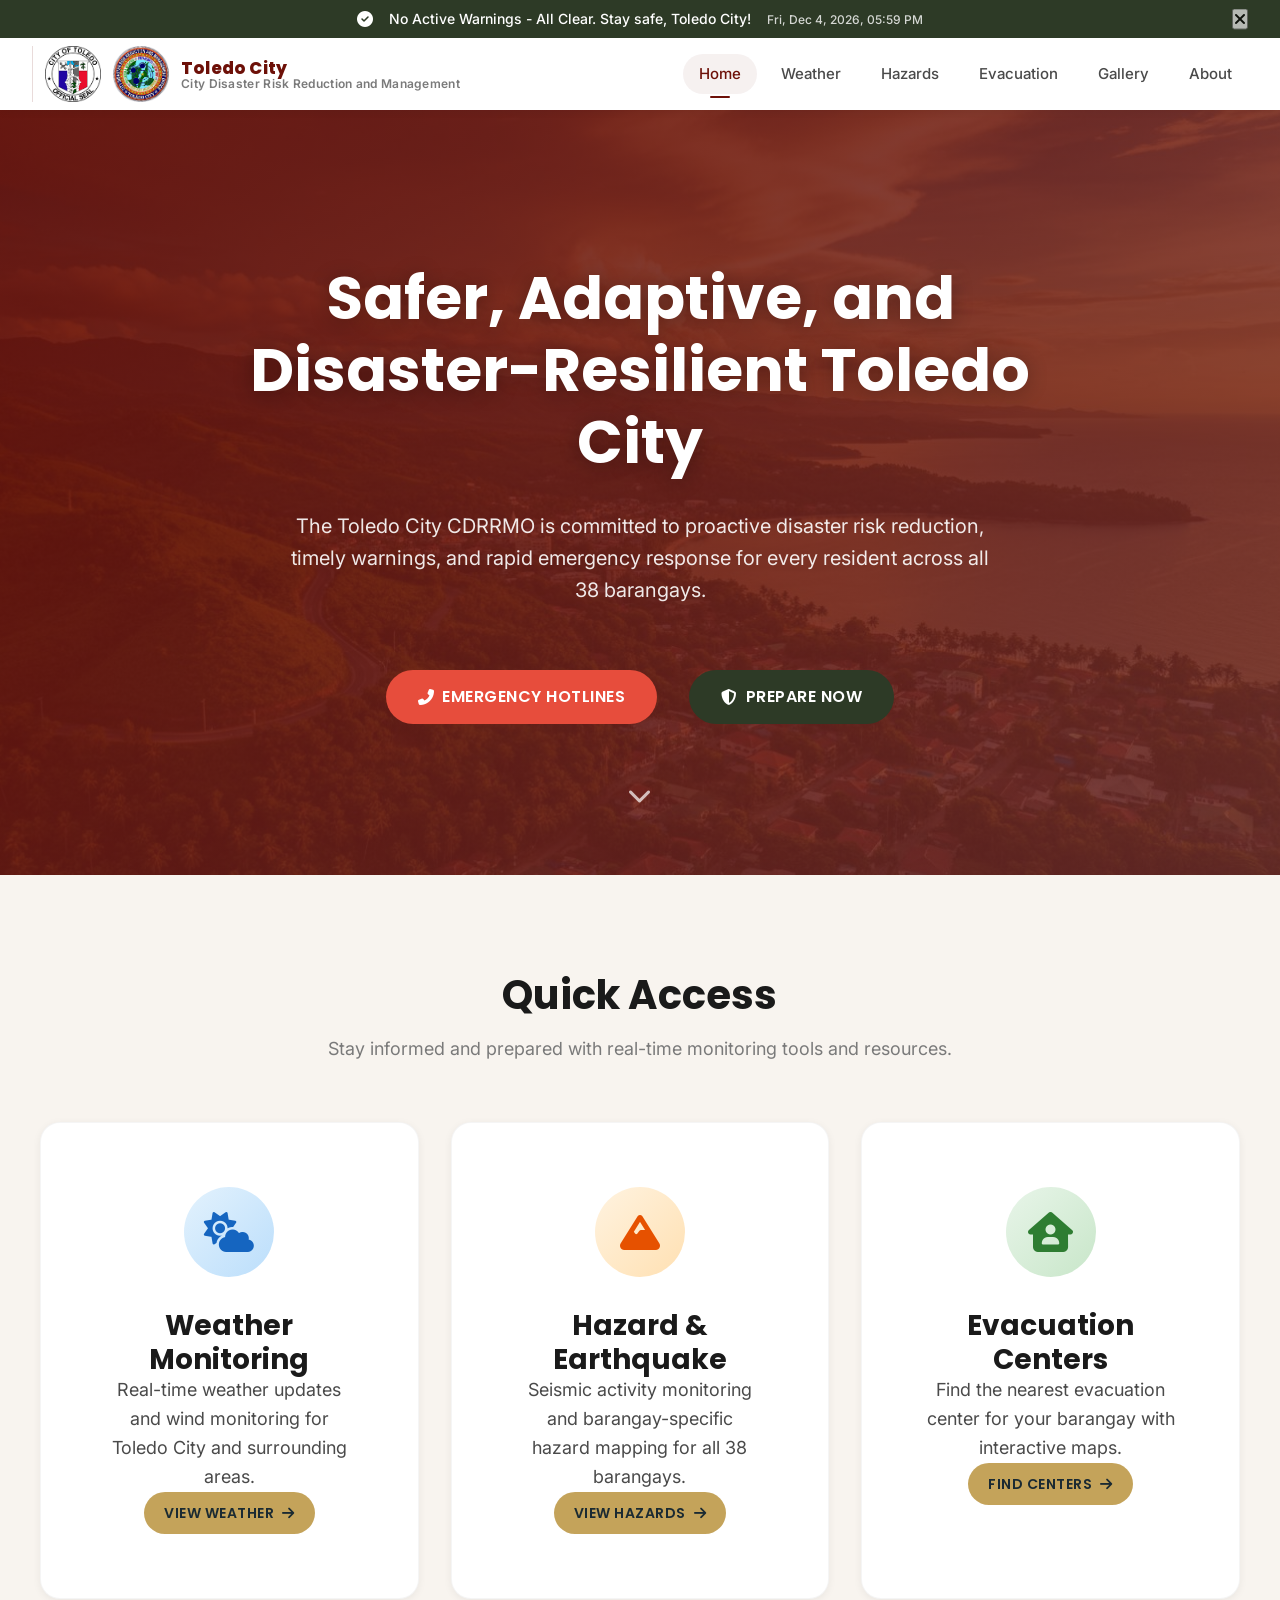
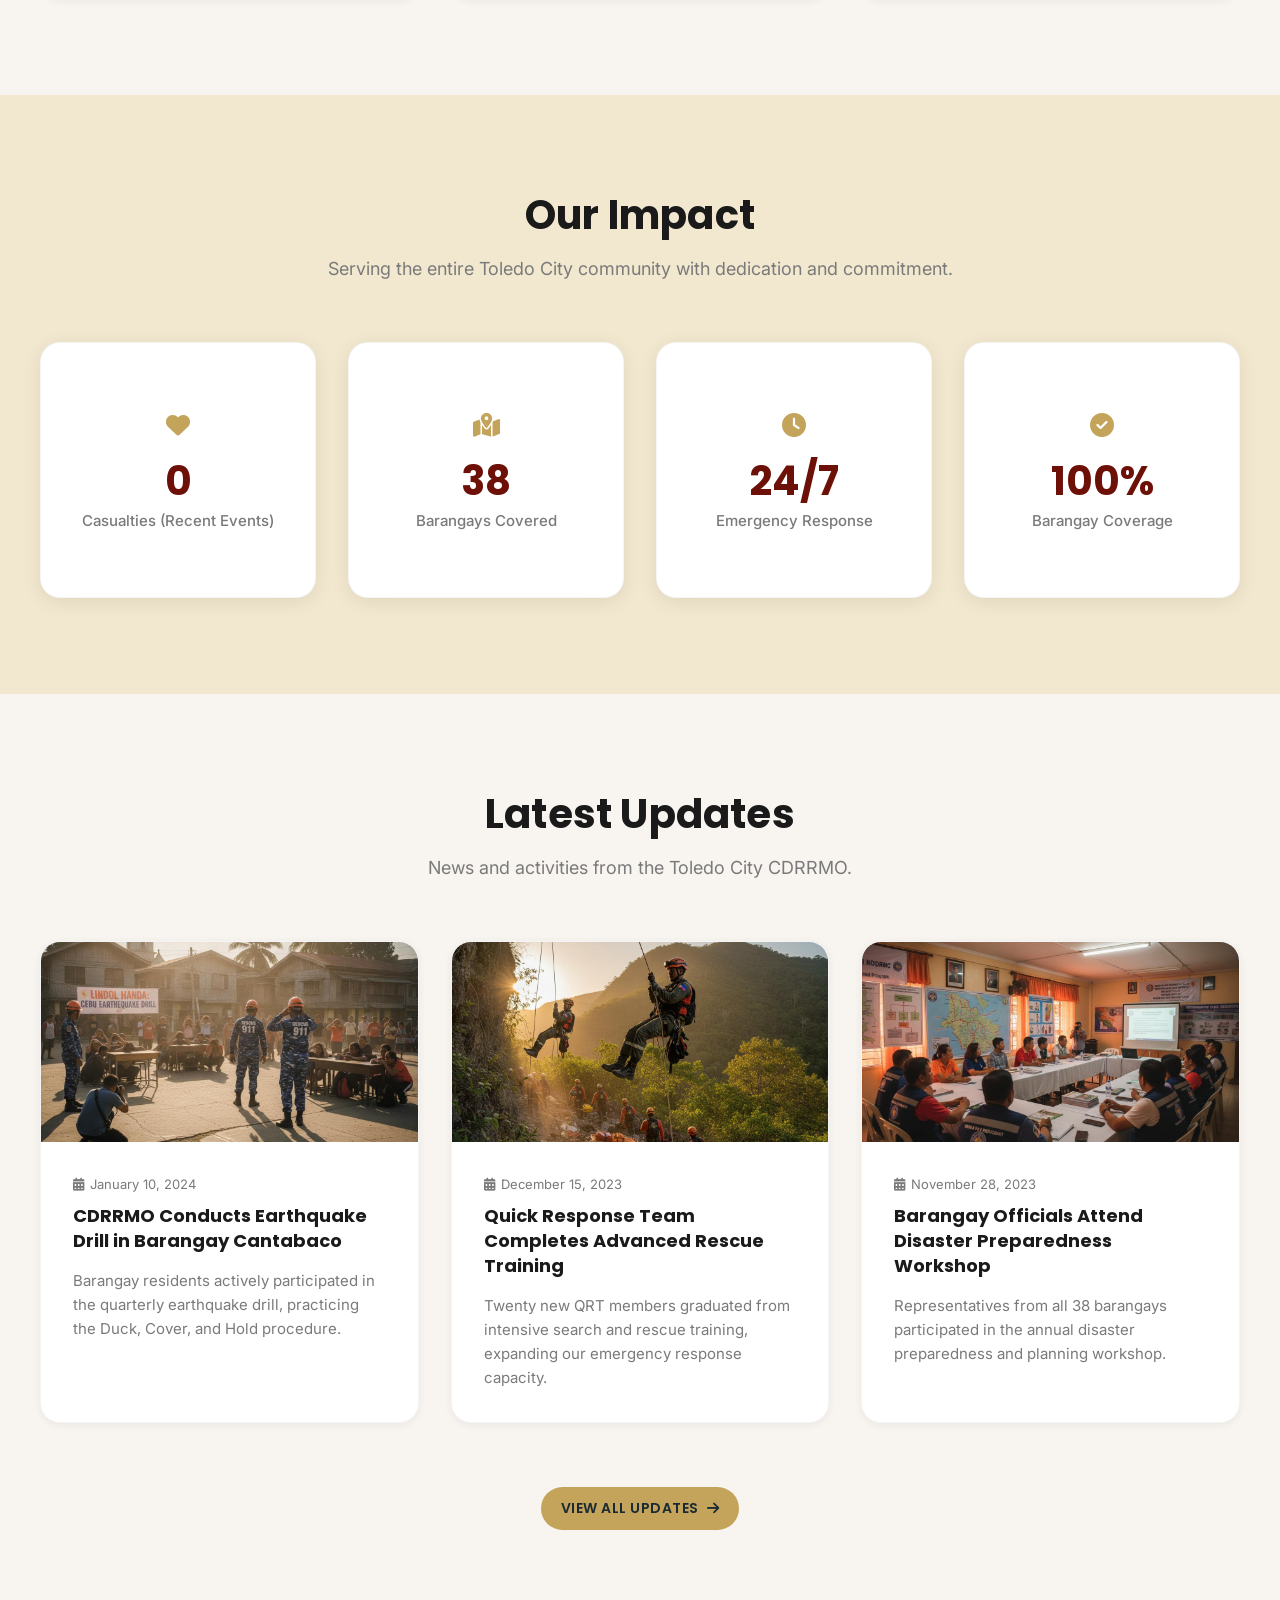
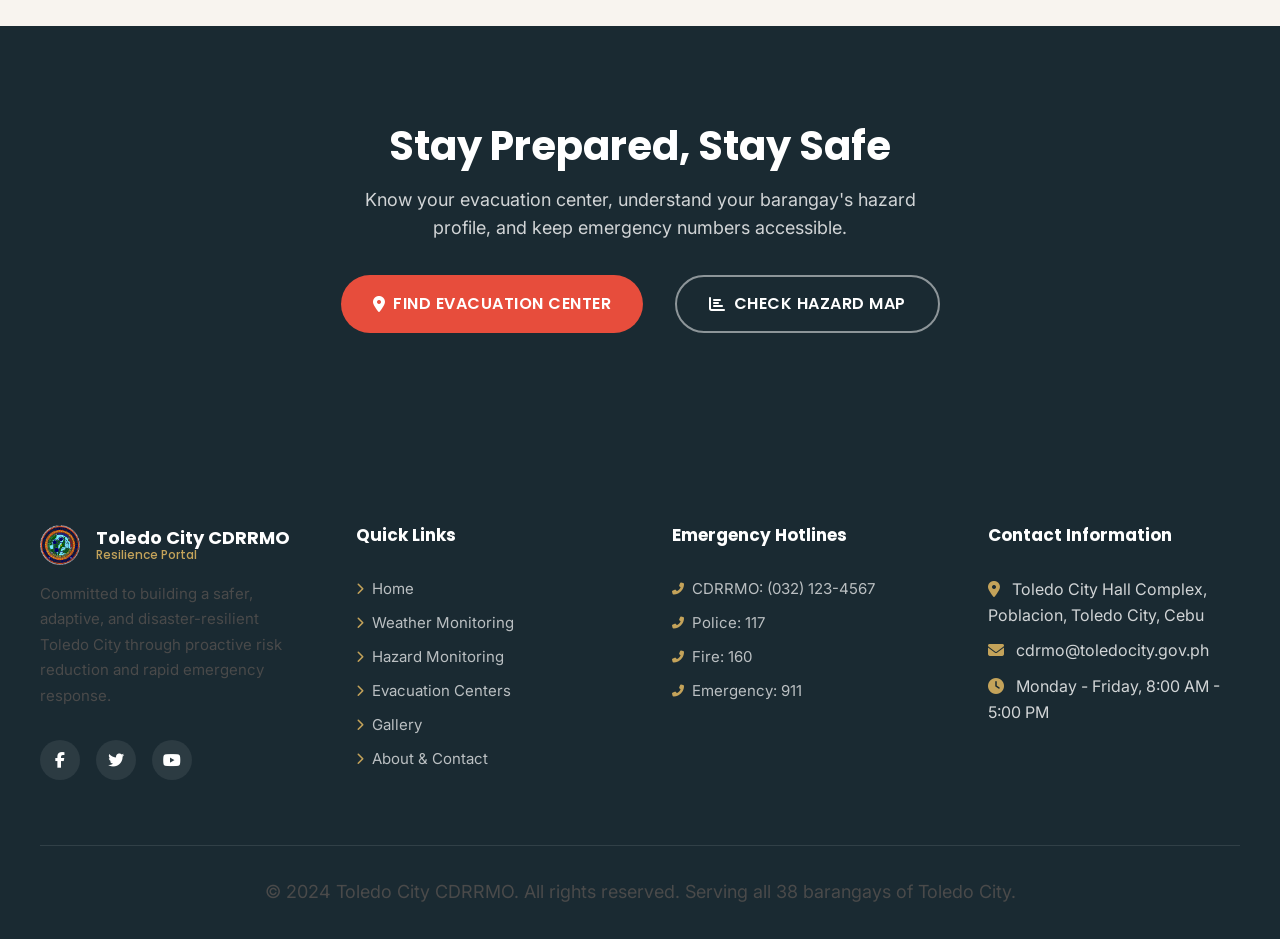
<file: index.html>
<!DOCTYPE html>
<html lang="en">
<head>
  <meta charset="UTF-8">
  <meta name="viewport" content="width=device-width, initial-scale=1.0">
  <title>Toledo City CDRRMO - Resilience Portal</title>
  <link rel="icon" type="image/png" href="assets/images/logocdrrmo.png">
  <meta name="description" content="Toledo City Disaster Risk Reduction and Management Office - Building a safer, adaptive, and disaster-resilient Toledo City for all 38 barangays.">

  <!-- Google Fonts -->
  <link rel="preconnect" href="https://fonts.googleapis.com">
  <link rel="preconnect" href="https://fonts.gstatic.com" crossorigin>
  <link href="https://fonts.googleapis.com/css2?family=Inter:wght@400;500;600;700&family=Poppins:wght@400;600;700&display=swap" rel="stylesheet">

  <!-- Font Awesome -->
  <link rel="stylesheet" href="https://cdnjs.cloudflare.com/ajax/libs/font-awesome/6.4.0/css/all.min.css">

  <!-- Styles -->
  <link rel="stylesheet" href="css/style.css">
  <link rel="stylesheet" href="css/style2.css">
  <link rel="stylesheet" href="css/header-brand.css">
</head>
<body data-page="home">

  <!-- ==========================================
       ALERT BAR
       ========================================== -->
  <div class="alert-bar" id="alert-bar">
    <i class="fas fa-check-circle"></i>
    <span class="alert-message">No Active Warnings - All Clear. Stay safe, Toledo City!</span>
    <span class="alert-time" data-timestamp="live"></span>
    <div class="alert-expand">
      Monitor weather conditions regularly. In case of emergency, contact CDRRMO Hotline at (032) 123-4567 or dial 117.
    </div>
    <button class="alert-close" aria-label="Close alert"><i class="fas fa-times"></i></button>
  </div>

  <!-- ==========================================
       HEADER
       ========================================== -->
  <header class="header">
    <div class="header-container">
      <div class="header-left">
        <div class="header-brand" aria-label="Toledo City CDRRMO brand">
          <div class="header-brand__right" aria-hidden="true">
            <div class="header-brand__logo" style="width: 56px; height: 56px; border-radius: 16px;">
              <img src="assets/images/toledo.png" alt="Toledo City">
            </div>
          </div>
          <div class="header-brand__logo" aria-hidden="true">
            <img src="assets/images/logocdrrmo.png" alt="CDRRMO">
          </div>
          <div class="header-brand__title">
            <div class="top">Toledo City</div>
            <div class="bottom">City Disaster Risk Reduction and Management</div>
          </div>
        </div>
      </div>

      <nav class="nav-menu">
        <a href="/" class="nav-link active" data-nav="home">Home</a>
        <a href="weather.html" class="nav-link">Weather</a>
        <a href="hazards.html" class="nav-link">Hazards</a>
        <a href="evacuation.html" class="nav-link">Evacuation</a>
        <a href="gallery.html" class="nav-link">Gallery</a>
        <a href="about.html" class="nav-link">About</a>
      </nav>

      <button class="menu-toggle" aria-label="Toggle menu">
        <span></span>
        <span></span>
        <span></span>
      </button>
    </div>
  </header>

  <!-- ==========================================
       HERO SECTION
       ========================================== -->
  <section class="hero">
    <div class="hero-bg" style="background-image: url('assets/images/hero-bg.jpg');"></div>
    <div class="hero-overlay"></div>
    <div class="hero-content">
      <h1>Safer, Adaptive, and Disaster-Resilient Toledo City</h1>
      <p>The Toledo City CDRRMO is committed to proactive disaster risk reduction, timely warnings, and rapid emergency response for every resident across all 38 barangays.</p>
      <div class="hero-buttons">
        <a href="about.html#hotlines" class="btn btn-primary">
          <i class="fas fa-phone-alt"></i> Emergency Hotlines
        </a>
        <a href="evacuation.html" class="btn btn-secondary">
          <i class="fas fa-shield-alt"></i> Prepare Now
        </a>
      </div>
    </div>
    <div class="scroll-indicator">
      <i class="fas fa-chevron-down"></i>
    </div>
  </section>

  <!-- ==========================================
       QUICK ACCESS CARDS
       ========================================== -->
  <section class="section">
    <div class="container">
      <div class="section-header" data-animate="fade-in-up">
        <h2>Quick Access</h2>
        <p>Stay informed and prepared with real-time monitoring tools and resources.</p>
      </div>

      <div class="card-grid" style="grid-template-columns: repeat(auto-fit, minmax(300px, 1fr));">
        <div class="quick-card quick-card--weather" data-animate="fade-in-up">
          <div class="card-icon">
            <i class="fas fa-cloud-sun"></i>
          </div>
          <h3>Weather Monitoring</h3>
          <p>Real-time weather updates and wind monitoring for Toledo City and surrounding areas.</p>
          <a href="weather.html" class="btn btn-gold btn-small quick-link">View Weather <i class="fas fa-arrow-right"></i></a>
        </div>

        <div class="quick-card quick-card--hazards" data-animate="fade-in-up">
          <div class="card-icon">
            <i class="fas fa-mountain"></i>
          </div>
          <h3>Hazard & Earthquake</h3>
          <p>Seismic activity monitoring and barangay-specific hazard mapping for all 38 barangays.</p>
          <a href="hazards.html" class="btn btn-gold btn-small quick-link">View Hazards <i class="fas fa-arrow-right"></i></a>
        </div>

        <div class="quick-card quick-card--evac" data-animate="fade-in-up">
          <div class="card-icon">
            <i class="fas fa-house-user"></i>
          </div>
          <h3>Evacuation Centers</h3>
          <p>Find the nearest evacuation center for your barangay with interactive maps.</p>
          <a href="evacuation.html" class="btn btn-gold btn-small quick-link">Find Centers <i class="fas fa-arrow-right"></i></a>
        </div>
      </div>
    </div>
  </section>

  <!-- ==========================================
       STATISTICS SECTION
       ========================================== -->
  <section class="section section-beige">
    <div class="container">
      <div class="section-header" data-animate="fade-in-up">
        <h2>Our Impact</h2>
        <p>Serving the entire Toledo City community with dedication and commitment.</p>
      </div>

      <div class="stats-grid">
        <div class="stat-card" data-animate="fade-in-up">
          <div class="stat-icon"><i class="fas fa-heart"></i></div>
          <div class="stat-number">0</div>
          <div class="stat-label">Casualties (Recent Events)</div>
        </div>

        <div class="stat-card" data-animate="fade-in-up">
          <div class="stat-icon"><i class="fas fa-map-marked-alt"></i></div>
          <div class="stat-number">38</div>
          <div class="stat-label">Barangays Covered</div>
        </div>

        <div class="stat-card" data-animate="fade-in-up">
          <div class="stat-icon"><i class="fas fa-clock"></i></div>
          <div class="stat-number">24/7</div>
          <div class="stat-label">Emergency Response</div>
        </div>

        <div class="stat-card" data-animate="fade-in-up">
          <div class="stat-icon"><i class="fas fa-check-circle"></i></div>
          <div class="stat-number">100%</div>
          <div class="stat-label">Barangay Coverage</div>
        </div>
      </div>
    </div>
  </section>

  <!-- ==========================================
       LATEST UPDATES / NEWS
       ========================================== -->
  <section class="section">
    <div class="container">
      <div class="section-header" data-animate="fade-in-up">
        <h2>Latest Updates</h2>
        <p>News and activities from the Toledo City CDRRMO.</p>
      </div>

      <div class="news-grid">
        <article class="news-card" data-animate="fade-in-up">
          <img src="assets/images/gallery/img1.jpg" alt="Earthquake Drill" class="news-image">
          <div class="news-content">
            <div class="news-date"><i class="fas fa-calendar-alt"></i> January 10, 2024</div>
            <h4>CDRRMO Conducts Earthquake Drill in Barangay Cantabaco</h4>
            <p>Barangay residents actively participated in the quarterly earthquake drill, practicing the Duck, Cover, and Hold procedure.</p>
          </div>
        </article>

        <article class="news-card" data-animate="fade-in-up">
          <img src="assets/images/gallery/img4.jpg" alt="QRT Training" class="news-image">
          <div class="news-content">
            <div class="news-date"><i class="fas fa-calendar-alt"></i> December 15, 2023</div>
            <h4>Quick Response Team Completes Advanced Rescue Training</h4>
            <p>Twenty new QRT members graduated from intensive search and rescue training, expanding our emergency response capacity.</p>
          </div>
        </article>

        <article class="news-card" data-animate="fade-in-up">
          <img src="assets/images/gallery/img6.jpg" alt="Disaster Preparedness" class="news-image">
          <div class="news-content">
            <div class="news-date"><i class="fas fa-calendar-alt"></i> November 28, 2023</div>
            <h4>Barangay Officials Attend Disaster Preparedness Workshop</h4>
            <p>Representatives from all 38 barangays participated in the annual disaster preparedness and planning workshop.</p>
          </div>
        </article>
      </div>

      <div class="text-center mt-4">
        <a href="gallery.html" class="btn btn-gold btn-small">View All Updates <i class="fas fa-arrow-right"></i></a>
      </div>
    </div>
  </section>

  <!-- ==========================================
       CALL TO ACTION
       ========================================== -->
  <section class="section section-navy">
    <div class="container text-center" data-animate="fade-in-up">
      <h2 class="text-white" style="margin-bottom: var(--space-sm);">Stay Prepared, Stay Safe</h2>
      <p style="max-width: 600px; margin: 0 auto var(--space-md);">Know your evacuation center, understand your barangay's hazard profile, and keep emergency numbers accessible.</p>
      <div style="display: flex; gap: var(--space-md); justify-content: center; flex-wrap: wrap;">
        <a href="evacuation.html" class="btn btn-primary">
          <i class="fas fa-map-marker-alt"></i> Find Evacuation Center
        </a>
        <a href="hazards.html" class="btn btn-outline">
          <i class="fas fa-chart-bar"></i> Check Hazard Map
        </a>
      </div>
    </div>
  </section>

  <!-- ==========================================
       FOOTER
       ========================================== -->
  <footer class="footer">
    <div class="container">
      <div class="footer-grid">
        <div>
          <div class="footer-brand">
            <div class="logo-shield" aria-label="Toledo City CDRRMO logo">
              <img src="assets/images/logocdrrmo.png" alt="CDRRMO" style="width: 52px; height: 52px; object-fit: contain; display: block;">
            </div>
            <h4>Toledo City CDRRMO <span>Resilience Portal</span></h4>
          </div>
          <p style="font-size: 0.9375rem; line-height: 1.7;">Committed to building a safer, adaptive, and disaster-resilient Toledo City through proactive risk reduction and rapid emergency response.</p>
          <div class="footer-social">
            <a href="#" aria-label="Facebook"><i class="fab fa-facebook-f"></i></a>
            <a href="#" aria-label="Twitter"><i class="fab fa-twitter"></i></a>
            <a href="#" aria-label="YouTube"><i class="fab fa-youtube"></i></a>
          </div>
        </div>

        <div>
          <h5>Quick Links</h5>
          <ul class="footer-links">
            <li><a href="index.html"><i class="fas fa-chevron-right"></i> Home</a></li>
            <li><a href="weather.html"><i class="fas fa-chevron-right"></i> Weather Monitoring</a></li>
            <li><a href="hazards.html"><i class="fas fa-chevron-right"></i> Hazard Monitoring</a></li>
            <li><a href="evacuation.html"><i class="fas fa-chevron-right"></i> Evacuation Centers</a></li>
            <li><a href="gallery.html"><i class="fas fa-chevron-right"></i> Gallery</a></li>
            <li><a href="about.html"><i class="fas fa-chevron-right"></i> About & Contact</a></li>
          </ul>
        </div>

        <div>
          <h5>Emergency Hotlines</h5>
          <ul class="footer-links">
            <li><a href="tel:0321234567"><i class="fas fa-phone-alt"></i> CDRRMO: (032) 123-4567</a></li>
            <li><a href="tel:117"><i class="fas fa-phone-alt"></i> Police: 117</a></li>
            <li><a href="tel:160"><i class="fas fa-phone-alt"></i> Fire: 160</a></li>
            <li><a href="tel:911"><i class="fas fa-phone-alt"></i> Emergency: 911</a></li>
          </ul>
        </div>

        <div>
          <h5>Contact Information</h5>
          <ul class="footer-links">
            <li><i class="fas fa-map-marker-alt" style="color: var(--gold); margin-right: 8px;"></i> Toledo City Hall Complex, Poblacion, Toledo City, Cebu</li>
            <li><i class="fas fa-envelope" style="color: var(--gold); margin-right: 8px;"></i> cdrmo@toledocity.gov.ph</li>
            <li><i class="fas fa-clock" style="color: var(--gold); margin-right: 8px;"></i> Monday - Friday, 8:00 AM - 5:00 PM</li>
          </ul>
        </div>
      </div>

      <div class="footer-bottom">
        <p>&copy; 2024 Toledo City CDRRMO. All rights reserved. Serving all 38 barangays of Toledo City.</p>
      </div>
    </div>
  </footer>

  <!-- Scripts -->
  <script src="js/script.js"></script>
</body>
</html>
</file>
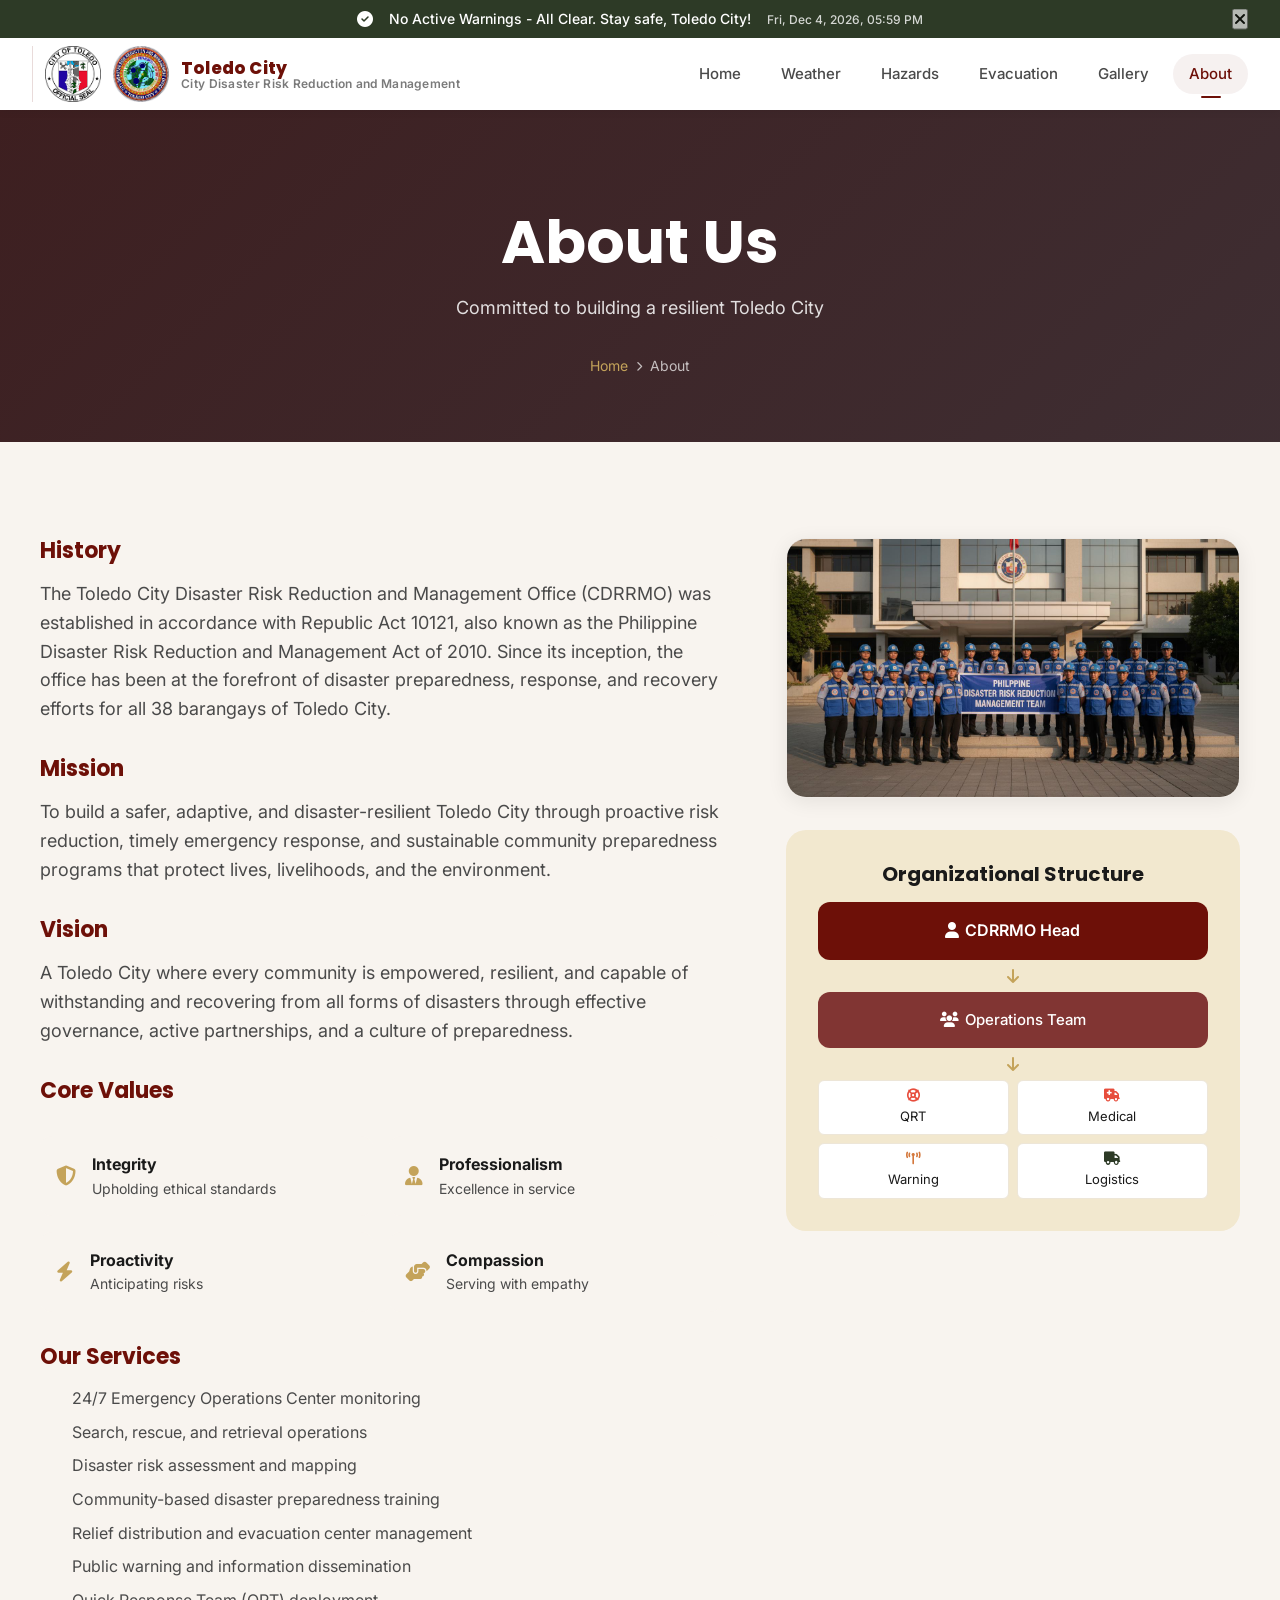
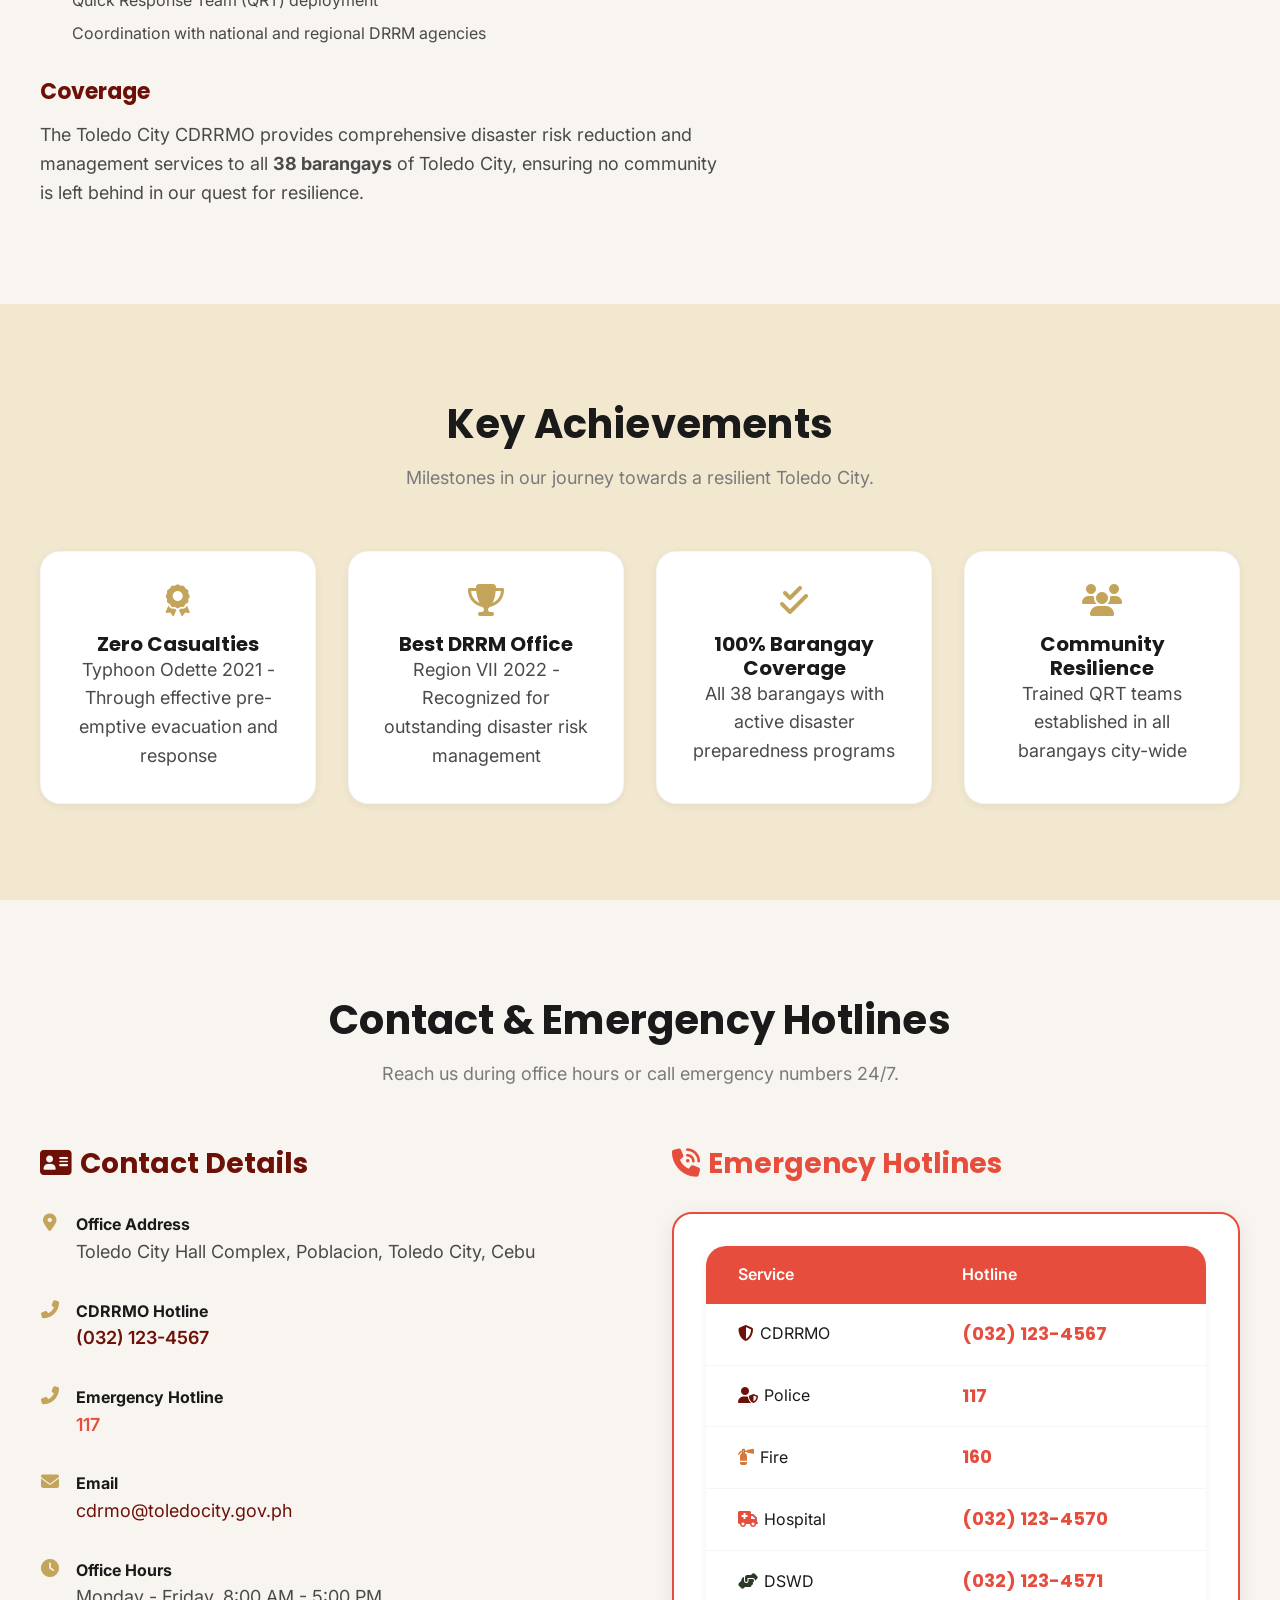
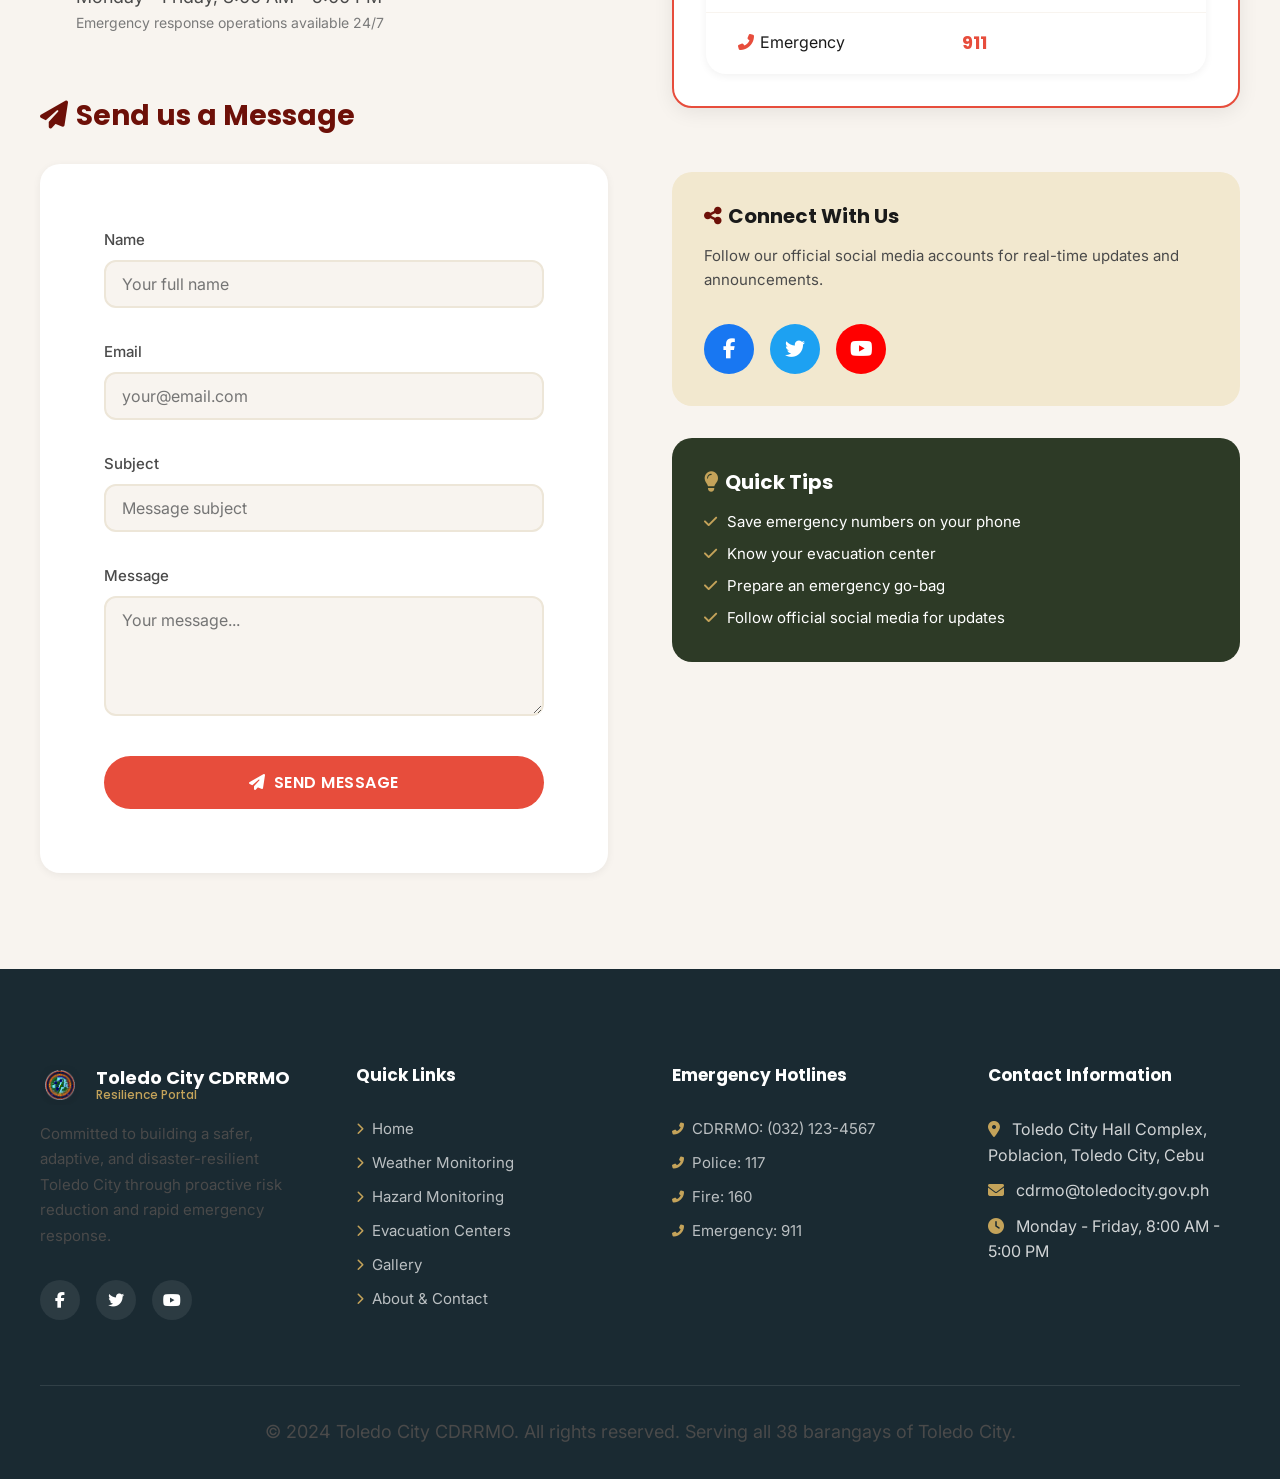
<file: about.html>
<!DOCTYPE html>
<html lang="en">
<head>
  <meta charset="UTF-8">
  <meta name="viewport" content="width=device-width, initial-scale=1.0">
  <title>About Us | Toledo City CDRRMO</title>
  <meta name="description" content="Learn about the Toledo City Disaster Risk Reduction and Management Office. Our mission, vision, services, and contact information.">

  <link rel="icon" type="image/png" href="assets/images/logocdrrmo.png">

  <!-- Google Fonts -->
  <link rel="preconnect" href="https://fonts.googleapis.com">
  <link rel="preconnect" href="https://fonts.gstatic.com" crossorigin>
  <link href="https://fonts.googleapis.com/css2?family=Inter:wght@400;500;600;700&family=Poppins:wght@400;600;700&display=swap" rel="stylesheet">

  <!-- Font Awesome -->
  <link rel="stylesheet" href="https://cdnjs.cloudflare.com/ajax/libs/font-awesome/6.4.0/css/all.min.css">

  <!-- Styles -->
  <link rel="stylesheet" href="css/style.css">
  <link rel="stylesheet" href="css/style2.css">
  <link rel="stylesheet" href="css/header-brand.css">
</head>
<body data-page="about">

  <!-- ==========================================
       ALERT BAR
       ========================================== -->
  <div class="alert-bar" id="alert-bar">
    <i class="fas fa-check-circle"></i>
    <span class="alert-message">No Active Warnings - All Clear. Stay safe, Toledo City!</span>
    <span class="alert-time" data-timestamp="live"></span>
    <div class="alert-expand">
      Monitor weather conditions regularly. In case of emergency, contact CDRRMO Hotline at (032) 123-4567 or dial 117.
    </div>
    <button class="alert-close" aria-label="Close alert"><i class="fas fa-times"></i></button>
  </div>

  <!-- ==========================================
       HEADER (shared component)
       ========================================== -->
  <header class="header">
  <div class="header-container">
    <div class="header-left">
      <div class="header-brand" aria-label="Toledo City CDRRMO brand">
        <div class="header-brand__right" aria-hidden="true">
          <div class="header-brand__logo header-brand__logo--toledo" style="width: 56px; height: 56px; border-radius: 16px;">
            <img src="assets/images/toledo.png" alt="Toledo City">
          </div>

        </div>
        <div class="header-brand__logo header-brand__logo--cdrrmo" aria-hidden="true">
          <img src="assets/images/logocdrrmo.png" alt="CDRRMO">
        </div>

        <div class="header-brand__title">
          <div class="top">Toledo City</div>
          <div class="bottom">City Disaster Risk Reduction and Management</div>
        </div>
      </div>
    </div>

    <!-- Use data-current-page on body to mark active link -->
    <nav class="nav-menu">
      <a href="index.html" class="nav-link" data-nav="home">Home</a>
      <a href="weather.html" class="nav-link" data-nav="weather">Weather</a>
      <a href="hazards.html" class="nav-link" data-nav="hazards">Hazards</a>
      <a href="evacuation.html" class="nav-link" data-nav="evacuation">Evacuation</a>
      <a href="gallery.html" class="nav-link" data-nav="gallery">Gallery</a>
      <a href="about.html" class="nav-link" data-nav="about">About</a>
    </nav>

    <button class="menu-toggle" aria-label="Toggle menu">
      <span></span>
      <span></span>
      <span></span>
    </button>
  </div>
</header>

<script>
  (function () {
    try {
      var current = (document.body && document.body.getAttribute('data-page')) || '';
      var menu = document.querySelector('header .nav-menu');
      if (!menu) return;
      menu.querySelectorAll('.nav-link').forEach(function (a) {
        var key = a.getAttribute('data-nav');
        if (key && key === current) a.classList.add('active');
      });
    } catch (e) {}
  })();
</script>





  <!-- ==========================================
       PAGE HEADER
       ========================================== -->
  <section class="page-header">
    <div class="page-header-content">
      <h1>About Us</h1>
      <p>Committed to building a resilient Toledo City</p>
      <nav class="breadcrumb">
        <a href="index.html">Home</a>
        <i class="fas fa-chevron-right"></i>
        <span>About</span>
      </nav>
    </div>
  </section>

  <!-- ==========================================
       ABOUT SECTION
       ========================================== -->
  <section class="section">
    <div class="container">
      <div class="about-layout">
        <div class="about-content" data-animate="fade-in-up">
          <h3>History</h3>
          <p>The Toledo City Disaster Risk Reduction and Management Office (CDRRMO) was established in accordance with Republic Act 10121, also known as the Philippine Disaster Risk Reduction and Management Act of 2010. Since its inception, the office has been at the forefront of disaster preparedness, response, and recovery efforts for all 38 barangays of Toledo City.</p>

          <h3>Mission</h3>
          <p>To build a safer, adaptive, and disaster-resilient Toledo City through proactive risk reduction, timely emergency response, and sustainable community preparedness programs that protect lives, livelihoods, and the environment.</p>

          <h3>Vision</h3>
          <p>A Toledo City where every community is empowered, resilient, and capable of withstanding and recovering from all forms of disasters through effective governance, active partnerships, and a culture of preparedness.</p>

          <h3>Core Values</h3>
          <div class="values-grid">
            <div class="value-item">
              <i class="fas fa-shield-alt"></i>
              <div>
                <strong>Integrity</strong>
                <p style="font-size: 0.875rem; margin: 0;">Upholding ethical standards</p>
              </div>
            </div>
            <div class="value-item">
              <i class="fas fa-user-tie"></i>
              <div>
                <strong>Professionalism</strong>
                <p style="font-size: 0.875rem; margin: 0;">Excellence in service</p>
              </div>
            </div>
            <div class="value-item">
              <i class="fas fa-bolt"></i>
              <div>
                <strong>Proactivity</strong>
                <p style="font-size: 0.875rem; margin: 0;">Anticipating risks</p>
              </div>
            </div>
            <div class="value-item">
              <i class="fas fa-hands-helping"></i>
              <div>
                <strong>Compassion</strong>
                <p style="font-size: 0.875rem; margin: 0;">Serving with empathy</p>
              </div>
            </div>
          </div>

          <h3>Our Services</h3>
          <ul style="padding-left: var(--space-md); color: var(--text-secondary);">
            <li style="margin-bottom: 8px;">24/7 Emergency Operations Center monitoring</li>
            <li style="margin-bottom: 8px;">Search, rescue, and retrieval operations</li>
            <li style="margin-bottom: 8px;">Disaster risk assessment and mapping</li>
            <li style="margin-bottom: 8px;">Community-based disaster preparedness training</li>
            <li style="margin-bottom: 8px;">Relief distribution and evacuation center management</li>
            <li style="margin-bottom: 8px;">Public warning and information dissemination</li>
            <li style="margin-bottom: 8px;">Quick Response Team (QRT) deployment</li>
            <li>Coordination with national and regional DRRM agencies</li>
          </ul>

          <h3>Coverage</h3>
          <p>The Toledo City CDRRMO provides comprehensive disaster risk reduction and management services to all <strong>38 barangays</strong> of Toledo City, ensuring no community is left behind in our quest for resilience.</p>

        </div>

        <div data-animate="fade-in-up">
          <!-- TODO: right column content (image + organizational structure) -->
          <div class="about-image">
            <img src="assets/images/team-photo.jpg" alt="Toledo City CDRRMO Team">
          </div>

          <!-- Organizational Structure -->
          <!-- (icon already removed from the section heading) -->
          <div style="margin-top: var(--space-md); background: var(--bg-beige); padding: var(--space-md); border-radius: var(--radius-lg);">
            <h4 style="margin-bottom: var(--space-sm); text-align: center;">Organizational Structure</h4>

            <div style="display: flex; flex-direction: column; gap: 8px;">
              <div style="background: var(--primary); color: white; padding: var(--space-sm); border-radius: var(--radius-md); text-align: center; font-weight: 600;">
                <i class="fas fa-user" style="margin-right: 6px;"></i>CDRRMO Head
              </div>
              <div style="display: flex; justify-content: center;"><i class="fas fa-arrow-down" style="color: var(--gold);"></i></div>
              <div style="background: var(--secondary); color: white; padding: var(--space-sm); border-radius: var(--radius-md); text-align: center; font-weight: 500; font-size: 0.9375rem;">
                <i class="fas fa-users" style="margin-right: 6px;"></i>Operations Team
              </div>
              <div style="display: flex; justify-content: center;"><i class="fas fa-arrow-down" style="color: var(--gold);"></i></div>
              <div style="display: grid; grid-template-columns: 1fr 1fr; gap: 8px;">
                <div style="background: var(--bg-card); padding: 8px; border-radius: var(--radius-sm); text-align: center; font-size: 0.8125rem; border: 1px solid var(--bg-alt);">
                  <i class="fas fa-life-ring" style="color: var(--urgency-red); display: block; margin-bottom: 4px;"></i>QRT
                </div>
                <div style="background: var(--bg-card); padding: 8px; border-radius: var(--radius-sm); text-align: center; font-size: 0.8125rem; border: 1px solid var(--bg-alt);">
                  <i class="fas fa-ambulance" style="color: var(--urgency-red); display: block; margin-bottom: 4px;"></i>Medical
                </div>
                <div style="background: var(--bg-card); padding: 8px; border-radius: var(--radius-sm); text-align: center; font-size: 0.8125rem; border: 1px solid var(--bg-alt);">
                  <i class="fas fa-broadcast-tower" style="color: var(--warm-orange); display: block; margin-bottom: 4px;"></i>Warning
                </div>
                <div style="background: var(--bg-card); padding: 8px; border-radius: var(--radius-sm); text-align: center; font-size: 0.8125rem; border: 1px solid var(--bg-alt);">
                  <i class="fas fa-truck" style="color: var(--resilience-green); display: block; margin-bottom: 4px;"></i>Logistics
                </div>
              </div>
            </div>
          </div>
        </div>
      </div>
    </div>
  </section>

  <!-- ==========================================
       KEY ACHIEVEMENTS
       ========================================== -->
  <section class="section section-beige">
    <div class="container">
      <div class="section-header" data-animate="fade-in-up">
        <h2>Key Achievements</h2>
        <p>Milestones in our journey towards a resilient Toledo City.</p>
      </div>

      <div class="achievements-grid">
        <div class="achievement-card" data-animate="fade-in-up">
          <i class="fas fa-award"></i>
          <h4>Zero Casualties</h4>
          <p>Typhoon Odette 2021 - Through effective pre-emptive evacuation and response</p>
        </div>

        <div class="achievement-card" data-animate="fade-in-up">
          <i class="fas fa-trophy"></i>
          <h4>Best DRRM Office</h4>
          <p>Region VII 2022 - Recognized for outstanding disaster risk management</p>
        </div>

        <div class="achievement-card" data-animate="fade-in-up">
          <i class="fas fa-check-double"></i>
          <h4>100% Barangay Coverage</h4>
          <p>All 38 barangays with active disaster preparedness programs</p>
        </div>

        <div class="achievement-card" data-animate="fade-in-up">
          <i class="fas fa-users"></i>
          <h4>Community Resilience</h4>
          <p>Trained QRT teams established in all barangays city-wide</p>
        </div>
      </div>
    </div>
  </section>

  <!-- ==========================================
       CONTACT & EMERGENCY HOTLINES
       ========================================== -->
  <section class="section" id="hotlines">
    <div class="container">
      <div class="section-header" data-animate="fade-in-up">
        <h2>Contact & Emergency Hotlines</h2>
        <p>Reach us during office hours or call emergency numbers 24/7.</p>
      </div>

      <div class="contact-layout">
        <!-- Contact Details -->
        <div data-animate="fade-in-up">
          <h3 style="margin-bottom: var(--space-md); color: var(--primary);"><i class="fas fa-address-card" style="margin-right: 8px;"></i>Contact Details</h3>

          <div class="contact-item">
            <i class="fas fa-map-marker-alt"></i>
            <div>
              <strong>Office Address</strong>
              <p>Toledo City Hall Complex, Poblacion, Toledo City, Cebu</p>
            </div>
          </div>

          <div class="contact-item">
            <i class="fas fa-phone-alt"></i>
            <div>
              <strong>CDRRMO Hotline</strong>
              <p><a href="tel:0321234567" style="color: var(--primary); font-weight: 600;">(032) 123-4567</a></p>
            </div>
          </div>

          <div class="contact-item">
            <i class="fas fa-phone-alt"></i>
            <div>
              <strong>Emergency Hotline</strong>
              <p><a href="tel:117" style="color: var(--urgency-red); font-weight: 600;">117</a></p>
            </div>
          </div>

          <div class="contact-item">
            <i class="fas fa-envelope"></i>
            <div>
              <strong>Email</strong>
              <p><a href="mailto:cdrmo@toledocity.gov.ph" style="color: var(--primary);">cdrmo@toledocity.gov.ph</a></p>
            </div>
          </div>

          <div class="contact-item">
            <i class="fas fa-clock"></i>
            <div>
              <strong>Office Hours</strong>
              <p>Monday - Friday, 8:00 AM - 5:00 PM</p>
              <p style="font-size: 0.875rem; color: var(--text-muted);">Emergency response operations available 24/7</p>
            </div>
          </div>

          <!-- Contact Form -->
          <div style="margin-top: var(--space-lg);">
            <h3 style="margin-bottom: var(--space-md); color: var(--primary);"><i class="fas fa-paper-plane" style="margin-right: 8px;"></i>Send us a Message</h3>
            <form class="contact-form" id="contact-form">
              <div class="form-group">
                <label for="name">Name</label>
                <input type="text" id="name" name="name" placeholder="Your full name" required>
              </div>
              <div class="form-group">
                <label for="email">Email</label>
                <input type="email" id="email" name="email" placeholder="your@email.com" required>
              </div>
              <div class="form-group">
                <label for="subject">Subject</label>
                <input type="text" id="subject" name="subject" placeholder="Message subject" required>
              </div>
              <div class="form-group">
                <label for="message">Message</label>
                <textarea id="message" name="message" placeholder="Your message..." required></textarea>
              </div>
              <button type="submit" class="btn btn-primary" style="width: 100%; justify-content: center;">
                <i class="fas fa-paper-plane"></i> Send Message
              </button>
            </form>
          </div>
        </div>

        <!-- Emergency Hotlines -->
        <div data-animate="fade-in-up">
          <h3 style="margin-bottom: var(--space-md); color: var(--urgency-red);"><i class="fas fa-phone-volume" style="margin-right: 8px;"></i>Emergency Hotlines</h3>

          <div style="background: var(--bg-card); border-radius: var(--radius-lg); padding: var(--space-md); box-shadow: var(--shadow-md); border: 2px solid var(--urgency-red); margin-bottom: var(--space-lg);">
            <table class="hotline-table">
              <thead>
                <tr>
                  <th>Service</th>
                  <th>Hotline</th>
                </tr>
              </thead>
              <tbody>
                <tr>
                  <td><i class="fas fa-shield-alt" style="color: var(--primary); margin-right: 6px;"></i>CDRRMO</td>
                  <td><a href="tel:0321234567" class="hotline-number">(032) 123-4567</a></td>
                </tr>
                <tr>
                  <td><i class="fas fa-user-shield" style="color: var(--primary); margin-right: 6px;"></i>Police</td>
                  <td><a href="tel:117" class="hotline-number">117</a></td>
                </tr>
                <tr>
                  <td><i class="fas fa-fire-extinguisher" style="color: var(--warm-orange); margin-right: 6px;"></i>Fire</td>
                  <td><a href="tel:160" class="hotline-number">160</a></td>
                </tr>
                <tr>
                  <td><i class="fas fa-ambulance" style="color: var(--urgency-red); margin-right: 6px;"></i>Hospital</td>
                  <td><a href="tel:0321234570" class="hotline-number">(032) 123-4570</a></td>
                </tr>
                <tr>
                  <td><i class="fas fa-hands-helping" style="color: var(--resilience-green); margin-right: 6px;"></i>DSWD</td>
                  <td><a href="tel:0321234571" class="hotline-number">(032) 123-4571</a></td>
                </tr>
                <tr>
                  <td><i class="fas fa-phone-alt" style="color: var(--urgency-red); margin-right: 6px;"></i>Emergency</td>
                  <td><a href="tel:911" class="hotline-number">911</a></td>
                </tr>
              </tbody>
            </table>
          </div>

          <!-- Social Media -->
          <div style="background: var(--bg-beige); border-radius: var(--radius-lg); padding: var(--space-md);">
            <h4 style="margin-bottom: var(--space-sm);"><i class="fas fa-share-alt" style="color: var(--primary); margin-right: 6px;"></i>Connect With Us</h4>
            <p style="font-size: 0.9375rem; margin-bottom: var(--space-md);">Follow our official social media accounts for real-time updates and announcements.</p>

            <div style="display: flex; gap: var(--space-sm);">
              <a href="#" style="width: 50px; height: 50px; background: #1877F2; border-radius: 50%; display: flex; align-items: center; justify-content: center; color: white; font-size: 1.25rem; transition: transform 0.3s;" onmouseover="this.style.transform='translateY(-3px)'" onmouseout="this.style.transform='translateY(0)'">
                <i class="fab fa-facebook-f"></i>
              </a>
              <a href="#" style="width: 50px; height: 50px; background: #1DA1F2; border-radius: 50%; display: flex; align-items: center; justify-content: center; color: white; font-size: 1.25rem; transition: transform 0.3s;" onmouseover="this.style.transform='translateY(-3px)'" onmouseout="this.style.transform='translateY(0)'">
                <i class="fab fa-twitter"></i>
              </a>
              <a href="#" style="width: 50px; height: 50px; background: #FF0000; border-radius: 50%; display: flex; align-items: center; justify-content: center; color: white; font-size: 1.25rem; transition: transform 0.3s;" onmouseover="this.style.transform='translateY(-3px)'" onmouseout="this.style.transform='translateY(0)'">
                <i class="fab fa-youtube"></i>
              </a>
            </div>
          </div>

          <!-- Quick Tips Card -->
          <div style="background: var(--resilience-green); border-radius: var(--radius-lg); padding: var(--space-md); margin-top: var(--space-md); color: white;">
            <h4 style="color: white; margin-bottom: var(--space-sm);"><i class="fas fa-lightbulb" style="color: var(--gold); margin-right: 6px;"></i>Quick Tips</h4>
            <ul style="list-style: none; padding: 0;">
              <li style="margin-bottom: 8px; font-size: 0.9375rem;"><i class="fas fa-check" style="color: var(--gold); margin-right: 6px;"></i> Save emergency numbers on your phone</li>
              <li style="margin-bottom: 8px; font-size: 0.9375rem;"><i class="fas fa-check" style="color: var(--gold); margin-right: 6px;"></i> Know your evacuation center</li>
              <li style="margin-bottom: 8px; font-size: 0.9375rem;"><i class="fas fa-check" style="color: var(--gold); margin-right: 6px;"></i> Prepare an emergency go-bag</li>
              <li style="font-size: 0.9375rem;"><i class="fas fa-check" style="color: var(--gold); margin-right: 6px;"></i> Follow official social media for updates</li>
            </ul>
          </div>
        </div>
      </div>
    </div>
  </section>

  <!-- ==========================================
       FOOTER
       ========================================== -->
  <footer class="footer">
    <div class="container">
      <div class="footer-grid">
        <div>
          <div class="footer-brand">
            <div class="logo-shield" aria-label="Toledo City CDRRMO logo">
              <img src="assets/images/logocdrrmo.png" alt="CDRRMO" style="width: 30px; height: 30px; object-fit: contain; display: block; filter: drop-shadow(0 2px 10px rgba(0,0,0,0.12));">
            </div>
            <h4>Toledo City CDRRMO <span>Resilience Portal</span></h4>
          </div>
          <p style="font-size: 0.9375rem; line-height: 1.7;">Committed to building a safer, adaptive, and disaster-resilient Toledo City through proactive risk reduction and rapid emergency response.</p>
          <div class="footer-social">
            <a href="#" aria-label="Facebook"><i class="fab fa-facebook-f"></i></a>
            <a href="#" aria-label="Twitter"><i class="fab fa-twitter"></i></a>
            <a href="#" aria-label="YouTube"><i class="fab fa-youtube"></i></a>
          </div>
        </div>

        <div>
          <h5>Quick Links</h5>
          <ul class="footer-links">
            <li><a href="index.html"><i class="fas fa-chevron-right"></i> Home</a></li>
            <li><a href="weather.html"><i class="fas fa-chevron-right"></i> Weather Monitoring</a></li>
            <li><a href="hazards.html"><i class="fas fa-chevron-right"></i> Hazard Monitoring</a></li>
            <li><a href="evacuation.html"><i class="fas fa-chevron-right"></i> Evacuation Centers</a></li>
            <li><a href="gallery.html"><i class="fas fa-chevron-right"></i> Gallery</a></li>
            <li><a href="about.html"><i class="fas fa-chevron-right"></i> About & Contact</a></li>
          </ul>
        </div>

        <div>
          <h5>Emergency Hotlines</h5>
          <ul class="footer-links">
            <li><a href="tel:0321234567"><i class="fas fa-phone-alt"></i> CDRRMO: (032) 123-4567</a></li>
            <li><a href="tel:117"><i class="fas fa-phone-alt"></i> Police: 117</a></li>
            <li><a href="tel:160"><i class="fas fa-phone-alt"></i> Fire: 160</a></li>
            <li><a href="tel:911"><i class="fas fa-phone-alt"></i> Emergency: 911</a></li>
          </ul>
        </div>

        <div>
          <h5>Contact Information</h5>
          <ul class="footer-links">
            <li><i class="fas fa-map-marker-alt" style="color: var(--gold); margin-right: 8px;"></i> Toledo City Hall Complex, Poblacion, Toledo City, Cebu</li>
            <li><i class="fas fa-envelope" style="color: var(--gold); margin-right: 8px;"></i> cdrmo@toledocity.gov.ph</li>
            <li><i class="fas fa-clock" style="color: var(--gold); margin-right: 8px;"></i> Monday - Friday, 8:00 AM - 5:00 PM</li>
          </ul>
        </div>
      </div>

      <div class="footer-bottom">
        <p>&copy; 2024 Toledo City CDRRMO. All rights reserved. Serving all 38 barangays of Toledo City.</p>
      </div>
    </div>
  </footer>

  <!-- Scripts -->
  <script src="js/script.js"></script>
</body>
</html>
</file>
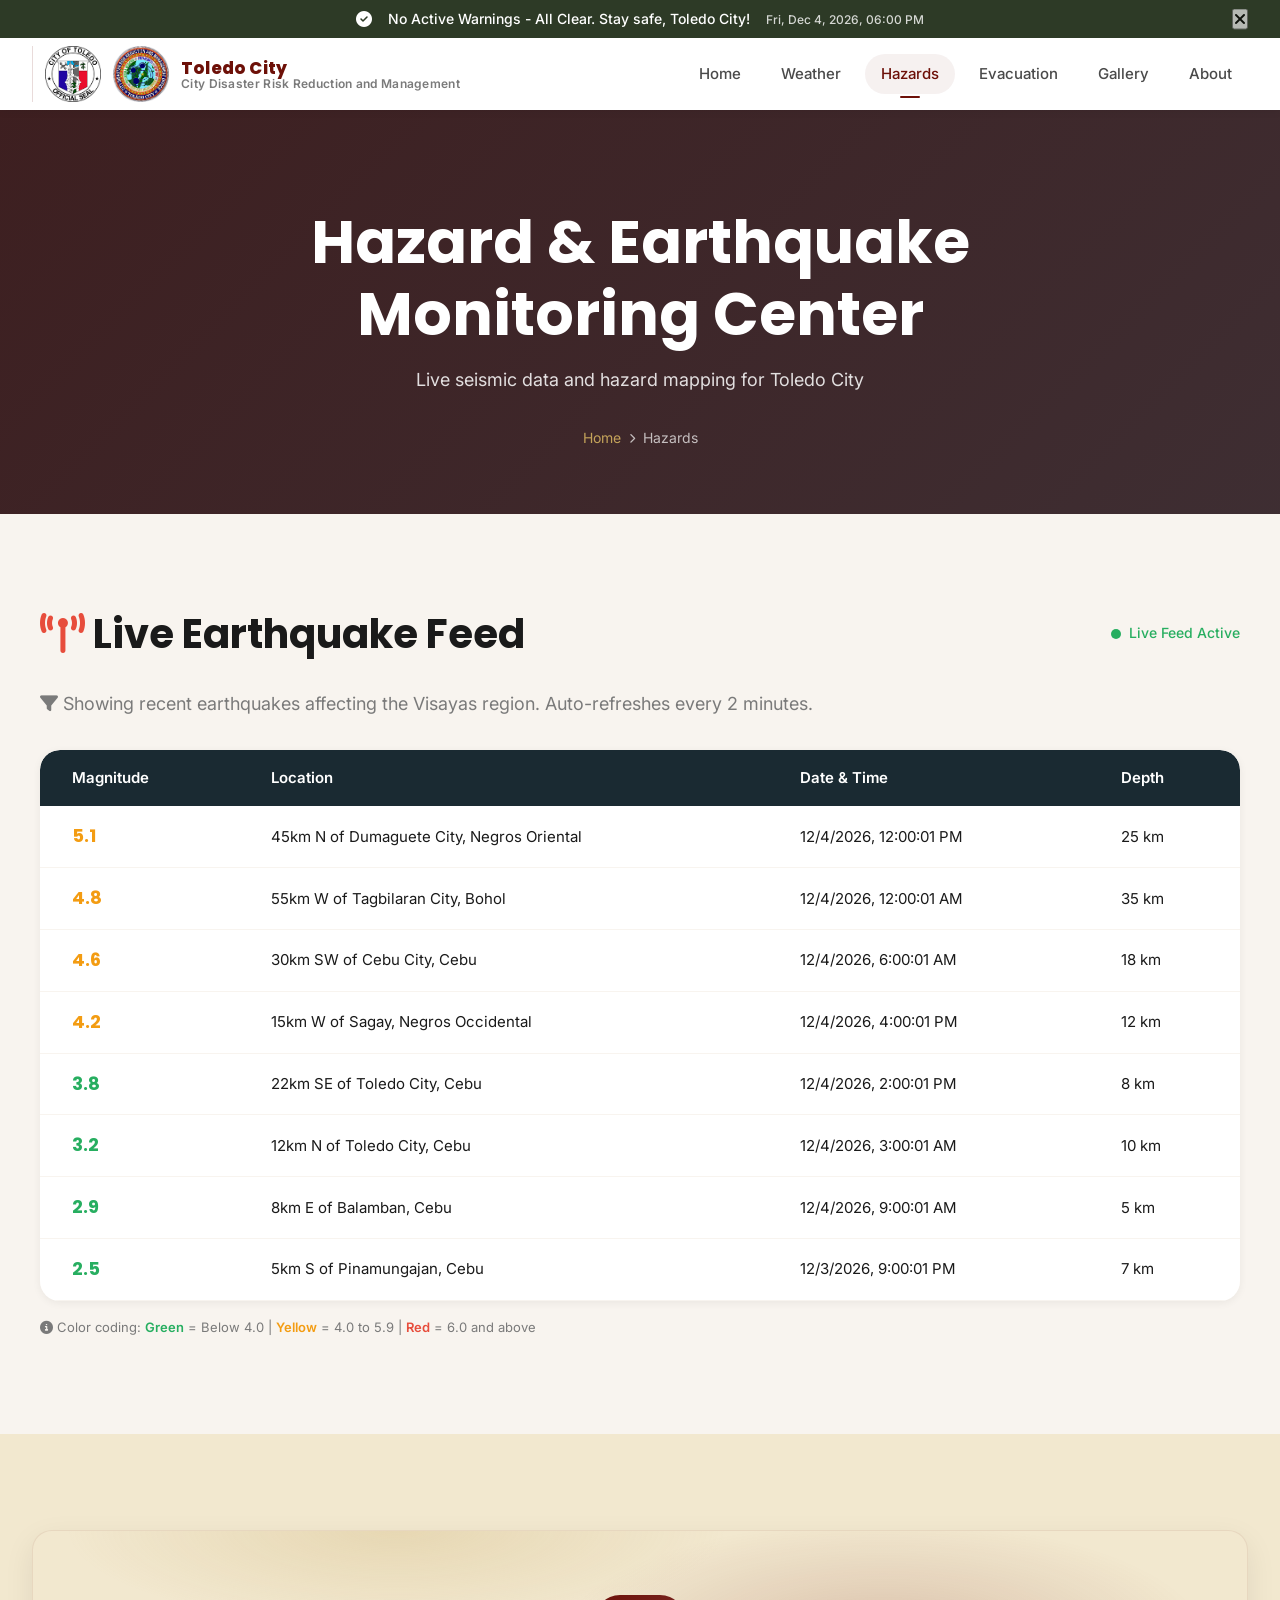
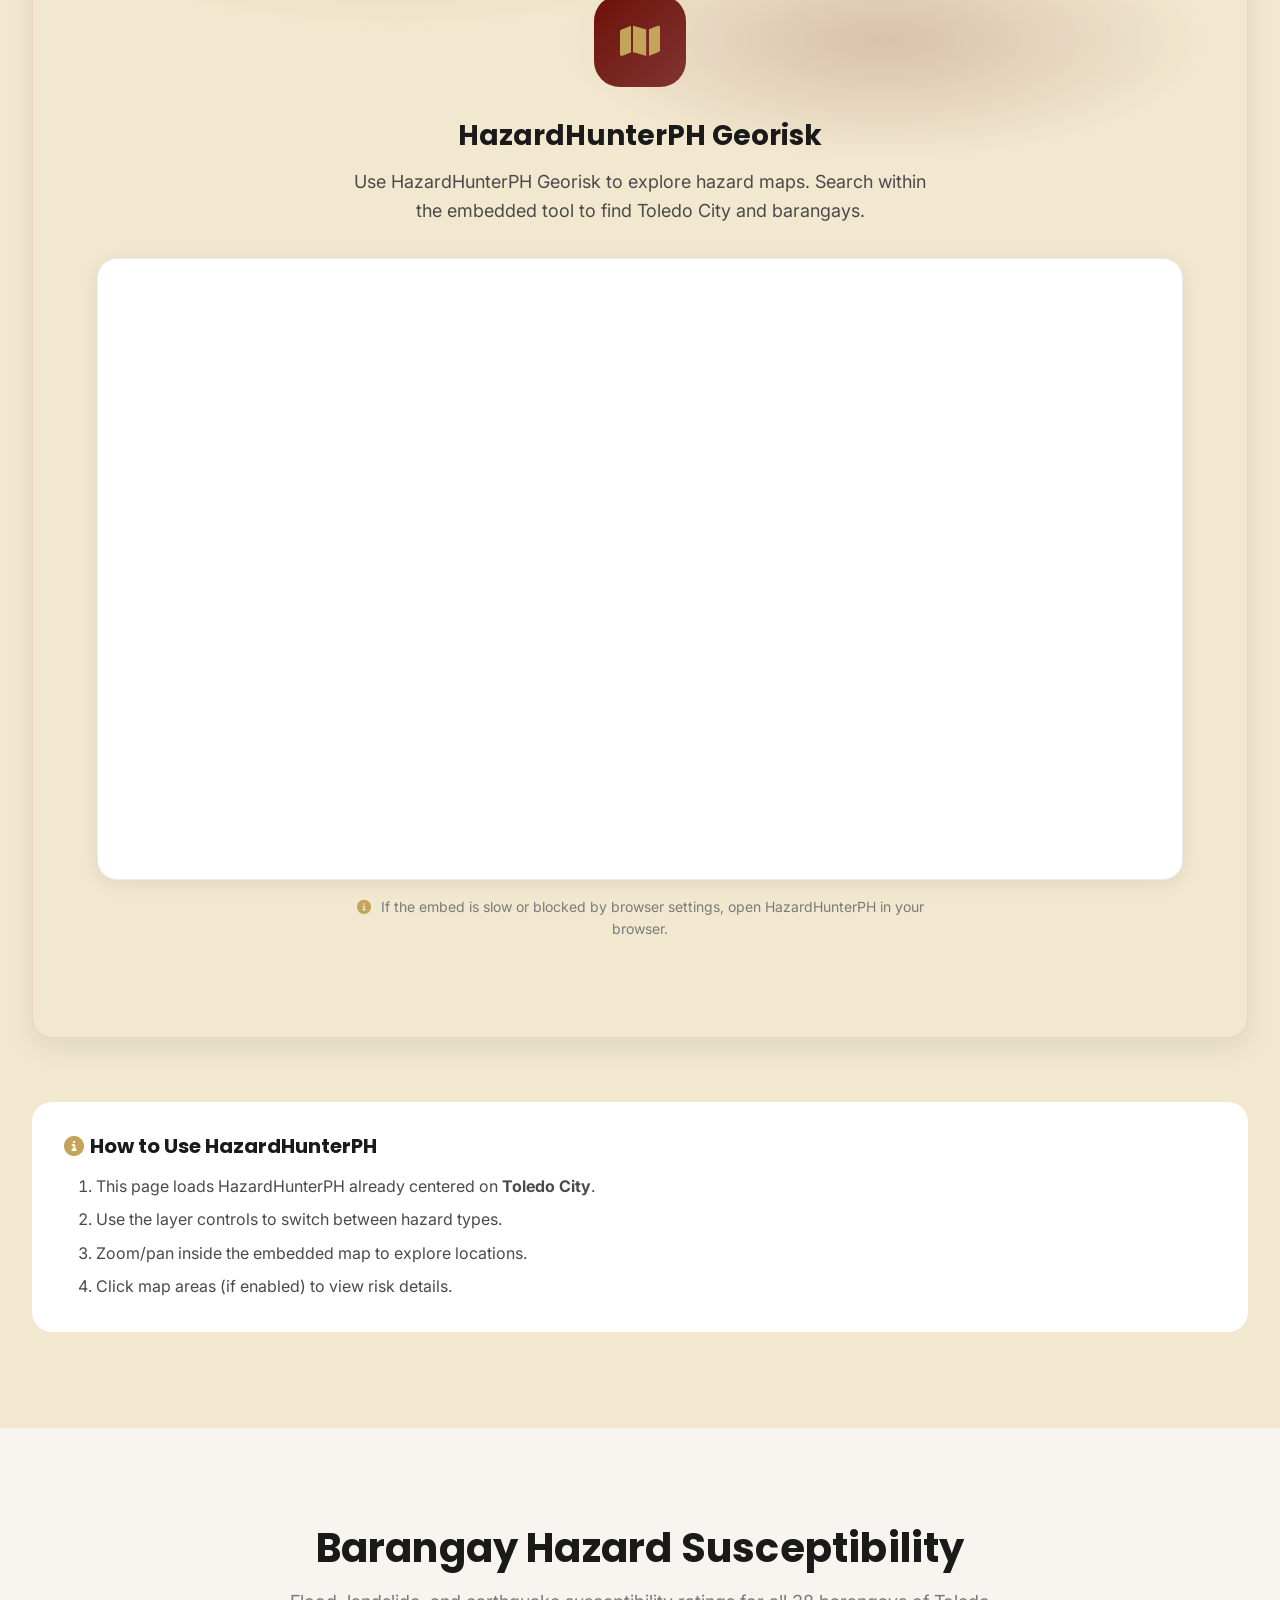
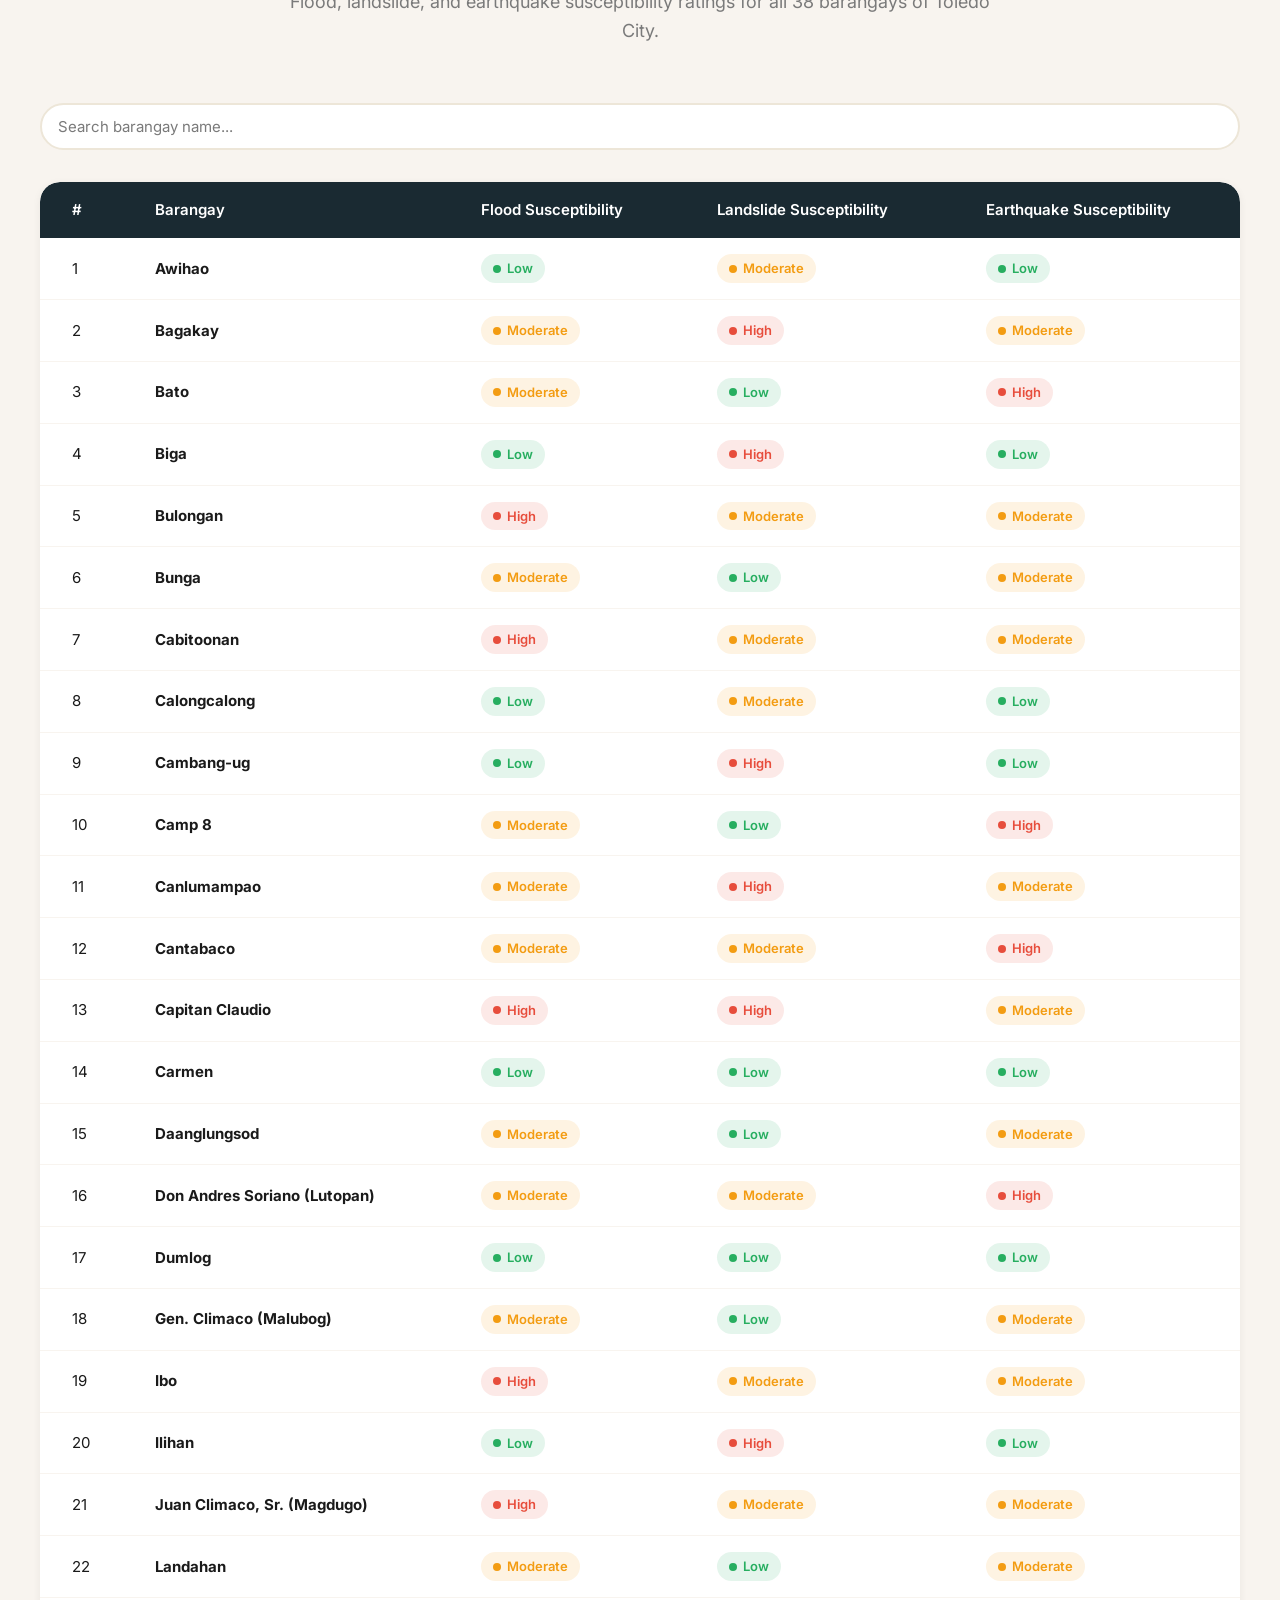
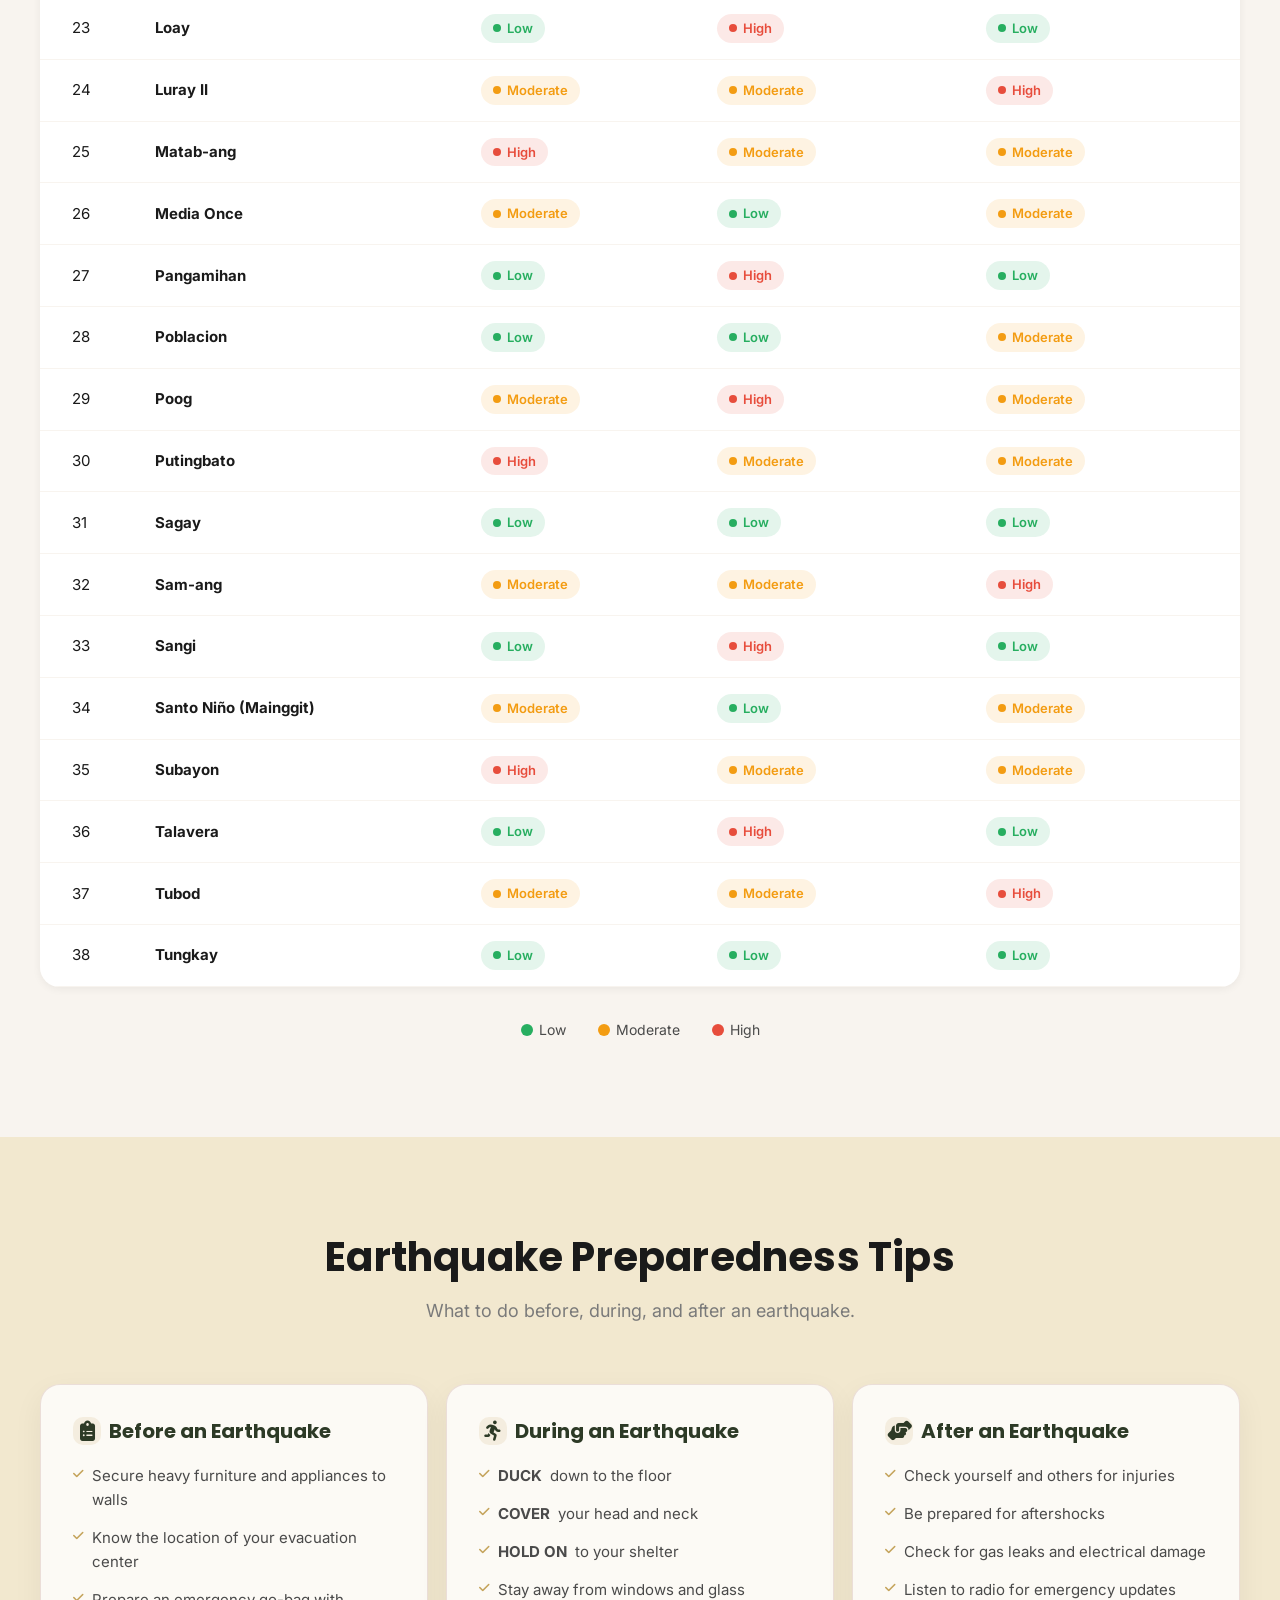
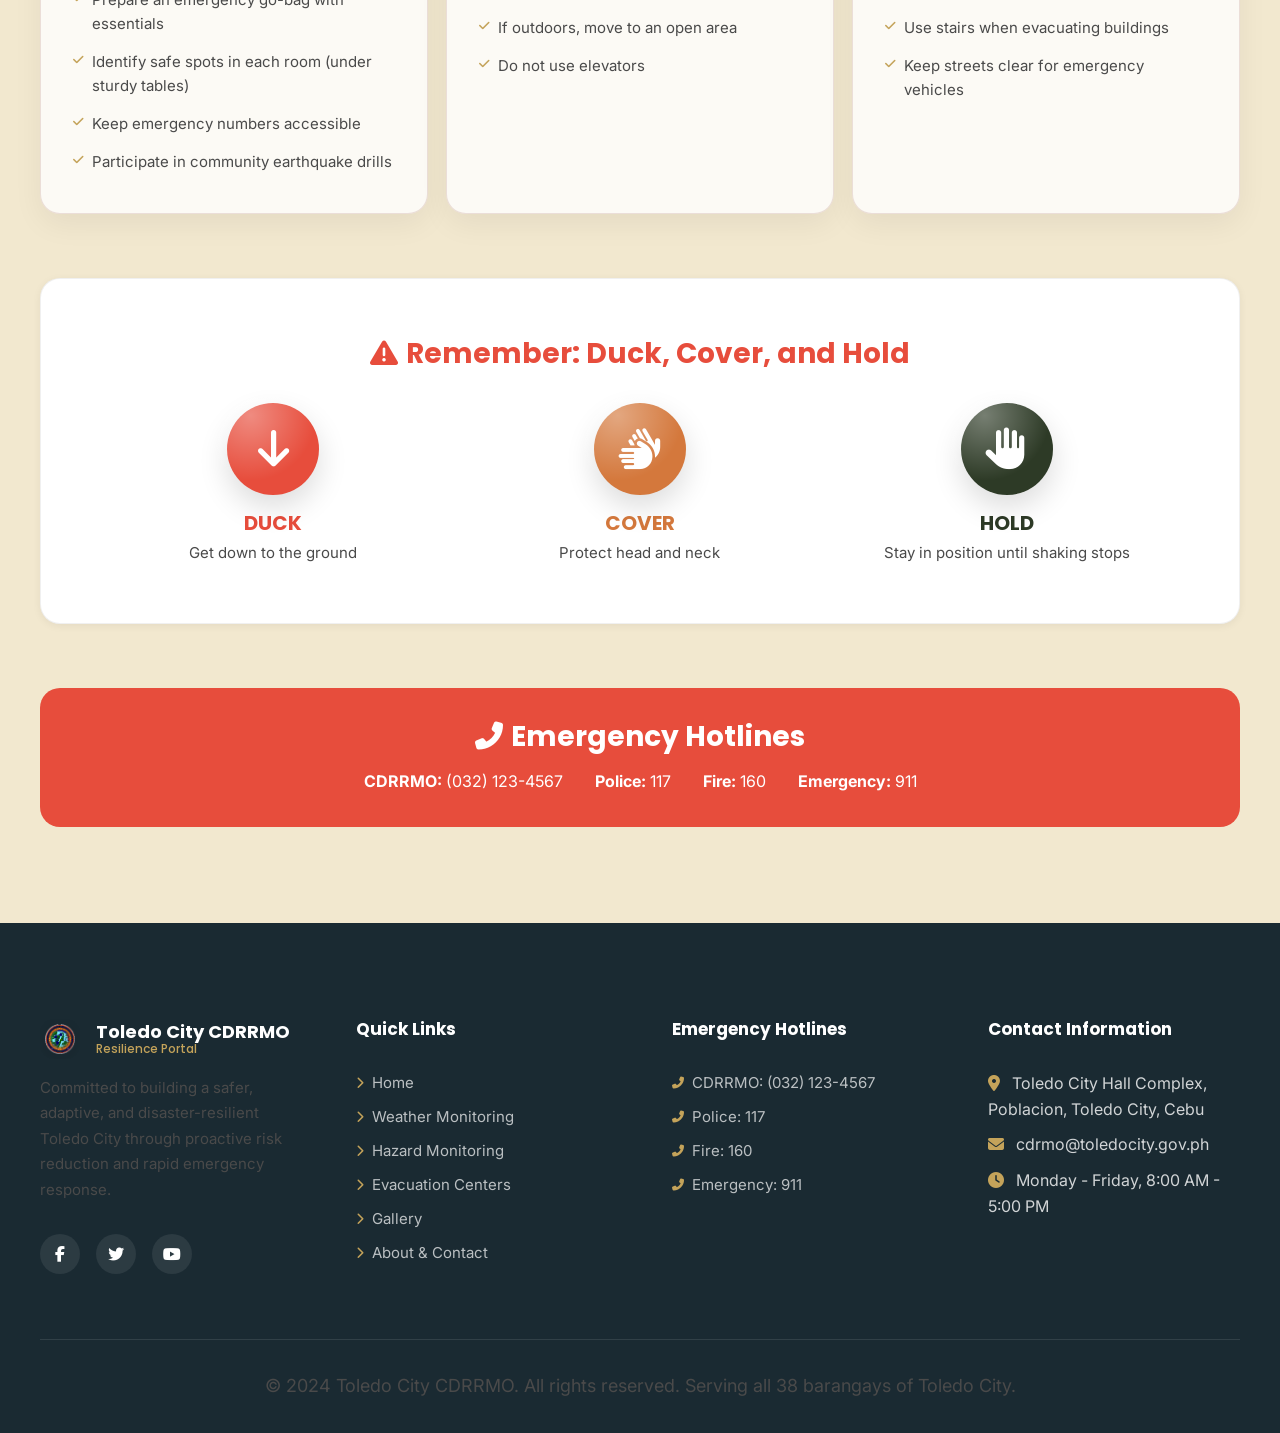
<file: hazards.html>
<!DOCTYPE html>
<html lang="en">
<head>
  <meta charset="UTF-8">
  <meta name="viewport" content="width=device-width, initial-scale=1.0">
  <title>Hazard & Earthquake Monitoring | Toledo City CDRRMO</title>
  <meta name="description" content="Live seismic activity monitoring and barangay-specific hazard mapping for all 38 barangays of Toledo City, Cebu.">

  <link rel="icon" type="image/png" href="assets/images/logocdrrmo.png">

  <!-- Google Fonts -->
  <link rel="preconnect" href="https://fonts.googleapis.com">
  <link rel="preconnect" href="https://fonts.gstatic.com" crossorigin>
  <link href="https://fonts.googleapis.com/css2?family=Inter:wght@400;500;600;700&family=Poppins:wght@400;600;700&display=swap" rel="stylesheet">

  <!-- Font Awesome -->
  <link rel="stylesheet" href="https://cdnjs.cloudflare.com/ajax/libs/font-awesome/6.4.0/css/all.min.css">

  <!-- Styles -->
  <link rel="stylesheet" href="css/style.css">
  <link rel="stylesheet" href="css/style2.css">
  <link rel="stylesheet" href="css/header-brand.css">
  <link rel="stylesheet" href="css/style3.css">

</head>
<body data-page="hazards">

  <!-- ==========================================
       ALERT BAR
       ========================================== -->
  <div class="alert-bar" id="alert-bar">
    <i class="fas fa-check-circle"></i>
    <span class="alert-message">No Active Warnings - All Clear. Stay safe, Toledo City!</span>
    <span class="alert-time" data-timestamp="live"></span>
    <div class="alert-expand">
      Monitor weather conditions regularly. In case of emergency, contact CDRRMO Hotline at (032) 123-4567 or dial 117.
    </div>
    <button class="alert-close" aria-label="Close alert"><i class="fas fa-times"></i></button>
  </div>

  <!-- ==========================================
       HEADER
       ========================================== -->
  <header class="header">
    <div class="header-container">
      <div class="header-left">
        <div class="header-brand" aria-label="Toledo City CDRRMO brand">
          <div class="header-brand__right" aria-hidden="true">
            <div class="header-brand__logo" style="width: 56px; height: 56px; border-radius: 16px;">
              <img src="assets/images/toledo.png" alt="Toledo City">
            </div>
          </div>
          <div class="header-brand__logo" aria-hidden="true">
            <img src="assets/images/logocdrrmo.png" alt="CDRRMO">
          </div>
          <div class="header-brand__title">
            <div class="top">Toledo City</div>
            <div class="bottom">City Disaster Risk Reduction and Management</div>
          </div>
        </div>
      </div>

      <nav class="nav-menu">
<a href="/" class="nav-link" data-nav="home">Home</a>
<a href="weather.html" class="nav-link">Weather</a>
<a href="hazards.html" class="nav-link active">Hazards</a>
<a href="evacuation.html" class="nav-link">Evacuation</a>
<a href="gallery.html" class="nav-link">Gallery</a>
<a href="about.html" class="nav-link">About</a>
      </nav>

      <button class="menu-toggle" aria-label="Toggle menu">
        <span></span>
        <span></span>
        <span></span>
      </button>
    </div>
  </header>

  <!-- ==========================================
       PAGE HEADER
       ========================================== -->
  <section class="page-header">
    <div class="page-header-content">
      <h1>Hazard & Earthquake Monitoring Center</h1>
      <p>Live seismic data and hazard mapping for Toledo City</p>
      <nav class="breadcrumb">
        <a href="index.html">Home</a>
        <i class="fas fa-chevron-right"></i>
        <span>Hazards</span>
      </nav>
    </div>
  </section>

  <!-- ==========================================
       LIVE EARTHQUAKE FEED
       ========================================== -->
  <section class="section">
    <div class="container">
      <div style="display: flex; align-items: center; justify-content: space-between; margin-bottom: var(--space-md); flex-wrap: wrap; gap: var(--space-sm);">
        <h2 style="margin: 0;"><i class="fas fa-broadcast-tower" style="color: var(--urgency-red); margin-right: 8px;"></i>Live Earthquake Feed</h2>
        <span class="live-indicator" id="eq-indicator">
          <span class="pulse"></span>
          <span>Live Feed Active</span>
        </span>
      </div>

      <p class="text-muted" style="margin-bottom: var(--space-md);">
        <i class="fas fa-filter"></i> Showing recent earthquakes affecting the Visayas region. Auto-refreshes every 2 minutes.
      </p>

      <div class="hazard-table-container">
        <table class="hazard-table">
          <thead>
            <tr>
              <th>Magnitude</th>
              <th>Location</th>
              <th>Date & Time</th>
              <th>Depth</th>
            </tr>
          </thead>
          <tbody id="earthquake-table-body">
            <tr>
              <td colspan="4" style="text-align: center; padding: var(--space-lg); color: var(--text-muted);">
                <i class="fas fa-spinner fa-spin" style="margin-right: 8px;"></i> Fetching earthquake data...
              </td>
            </tr>
          </tbody>
        </table>
      </div>

      <p style="margin-top: var(--space-sm); font-size: 0.8125rem; color: var(--text-muted);">
        <i class="fas fa-info-circle"></i> Color coding: <span style="color: var(--status-low); font-weight: 600;">Green</span> = Below 4.0 |
        <span style="color: var(--status-moderate); font-weight: 600;">Yellow</span> = 4.0 to 5.9 |
        <span style="color: var(--status-high); font-weight: 600;">Red</span> = 6.0 and above
      </p>
    </div>
  </section>

  <!-- ==========================================
       PROJECT NOAH INTEGRATION
       ========================================== -->
  <section class="section section-beige">
    

      <div class="noah-section" data-animate="fade-in-up">
        <div style="max-width: 92px; height: 92px; background: var(--gradient-solid); border-radius: 26px; margin: 0 auto var(--space-md); display: flex; align-items: center; justify-content: center; font-size: 2.2rem; color: var(--gold); position: relative;">
          <i class="fas fa-map"></i>
        </div>

        <h3 style="margin-bottom: var(--space-sm);">HazardHunterPH Georisk</h3>
        <p>Use HazardHunterPH Georisk to explore hazard maps. Search within the embedded tool to find Toledo City and barangays.</p>


        <!-- HazardHunterPH embed (external) -->
        <div class="noah-embed-wrap" aria-label="HazardHunterPH Georisk (external) embedded experience">
          <iframe
            title="Hazard Hunter - Toledo City"
            src="https://hazardhunter.georisk.gov.ph/?location=toledo-city"
            loading="lazy"
            referrerpolicy="no-referrer"
            allow="geolocation"
          ></iframe>
        </div>

        <p class="text-muted" style="margin-top: var(--space-sm); font-size: 0.875rem;">
          <i class="fas fa-info-circle" style="color: var(--gold); margin-right: 6px;"></i>
          If the embed is slow or blocked by browser settings, open HazardHunterPH in your browser.
        </p>
      </div>

      <div style="margin-top: var(--space-lg); padding: var(--space-md); background: var(--bg-card); border-radius: var(--radius-lg);" data-animate="fade-in-up">
        <h4 style="margin-bottom: var(--space-sm);"><i class="fas fa-info-circle" style="color: var(--gold); margin-right: 6px;"></i>How to Use HazardHunterPH</h4>
        <ol style="padding-left: var(--space-md); color: var(--text-secondary);">
          <li style="margin-bottom: 8px;">This page loads HazardHunterPH already centered on <strong>Toledo City</strong>.</li>
          <li style="margin-bottom: 8px;">Use the layer controls to switch between hazard types.</li>
          <li style="margin-bottom: 8px;">Zoom/pan inside the embedded map to explore locations.</li>
          <li>Click map areas (if enabled) to view risk details.</li>
        </ol>
      </div>

    </div>
  </section>

  <!-- ==========================================
       BARANGAY HAZARD SUSCEPTIBILITY
       ========================================== -->
  <section class="section">
    <div class="container">
      <div class="section-header" data-animate="fade-in-up">
        <h2>Barangay Hazard Susceptibility</h2>
        <p>Flood, landslide, and earthquake susceptibility ratings for all 38 barangays of Toledo City.</p>
      </div>

      <div class="search-bar" data-animate="fade-in-up">
        <input type="text" id="hazard-search" class="search-input" placeholder="Search barangay name...">
      </div>

      <div class="hazard-table-container" data-animate="fade-in-up">
        <table class="hazard-table">
          <thead>
            <tr>
              <th style="width: 50px;">#</th>
              <th>Barangay</th>
              <th>Flood Susceptibility</th>
              <th>Landslide Susceptibility</th>
              <th>Earthquake Susceptibility</th>
            </tr>
          </thead>
          <tbody id="hazard-table-body">
            <!-- Populated by JavaScript -->
          </tbody>
        </table>
      </div>

      <div style="display: flex; gap: var(--space-md); justify-content: center; margin-top: var(--space-md); flex-wrap: wrap;">
        <div style="display: flex; align-items: center; gap: 6px; font-size: 0.875rem; color: var(--text-secondary);">
          <span style="width: 12px; height: 12px; background: var(--status-low); border-radius: 50%; display: inline-block;"></span> Low
        </div>
        <div style="display: flex; align-items: center; gap: 6px; font-size: 0.875rem; color: var(--text-secondary);">
          <span style="width: 12px; height: 12px; background: var(--status-moderate); border-radius: 50%; display: inline-block;"></span> Moderate
        </div>
        <div style="display: flex; align-items: center; gap: 6px; font-size: 0.875rem; color: var(--text-secondary);">
          <span style="width: 12px; height: 12px; background: var(--status-high); border-radius: 50%; display: inline-block;"></span> High
        </div>
      </div>
    </div>
  </section>

  <!-- ==========================================
       EARTHQUAKE PREPAREDNESS TIPS
       ========================================== -->
  <section class="section section-beige" id="earthquake-tips">
    <div class="container">
      <div class="section-header" data-animate="fade-in-up">
        <h2>Earthquake Preparedness Tips</h2>
        <p>What to do before, during, and after an earthquake.</p>
      </div>

      <div class="tips-grid">

        <div class="tip-card" data-animate="fade-in-up">
          <h4><i class="fas fa-clipboard-list"></i> Before an Earthquake</h4>
          <ul>
            <li><i class="fas fa-check"></i> Secure heavy furniture and appliances to walls</li>
            <li><i class="fas fa-check"></i> Know the location of your evacuation center</li>
            <li><i class="fas fa-check"></i> Prepare an emergency go-bag with essentials</li>
            <li><i class="fas fa-check"></i> Identify safe spots in each room (under sturdy tables)</li>
            <li><i class="fas fa-check"></i> Keep emergency numbers accessible</li>
            <li><i class="fas fa-check"></i> Participate in community earthquake drills</li>
          </ul>
        </div>

        <div class="tip-card" data-animate="fade-in-up">
          <h4><i class="fas fa-running"></i> During an Earthquake</h4>
          <ul>
            <li><i class="fas fa-check"></i> <strong>DUCK</strong> down to the floor</li>
            <li><i class="fas fa-check"></i> <strong>COVER</strong> your head and neck</li>
            <li><i class="fas fa-check"></i> <strong>HOLD ON</strong> to your shelter</li>
            <li><i class="fas fa-check"></i> Stay away from windows and glass</li>
            <li><i class="fas fa-check"></i> If outdoors, move to an open area</li>
            <li><i class="fas fa-check"></i> Do not use elevators</li>
          </ul>
        </div>

        <div class="tip-card" data-animate="fade-in-up">
          <h4><i class="fas fa-hands-helping"></i> After an Earthquake</h4>
          <ul>
            <li><i class="fas fa-check"></i> Check yourself and others for injuries</li>
            <li><i class="fas fa-check"></i> Be prepared for aftershocks</li>
            <li><i class="fas fa-check"></i> Check for gas leaks and electrical damage</li>
            <li><i class="fas fa-check"></i> Listen to radio for emergency updates</li>
            <li><i class="fas fa-check"></i> Use stairs when evacuating buildings</li>
            <li><i class="fas fa-check"></i> Keep streets clear for emergency vehicles</li>
          </ul>
        </div>
      </div>

      <!-- Duck, Cover, Hold Infographic -->
      <div class="duckcover-block" style="margin-top: var(--space-lg); padding: var(--space-lg); background: var(--bg-card); border-radius: var(--radius-lg); text-align: center;" data-animate="fade-in-up">
        <h3 style="margin-bottom: var(--space-md); color: var(--urgency-red);"><i class="fas fa-exclamation-triangle" style="margin-right: 8px;"></i>Remember: Duck, Cover, and Hold</h3>
        <div class="duckcover-grid" style="display: grid; grid-template-columns: repeat(auto-fit, minmax(170px, 1fr)); gap: var(--space-lg); margin-top: var(--space-md);">

          <div class="duckcover-step">
            <div class="circle" style="background: var(--urgency-red);">
              <i class="fas fa-arrow-down"></i>
            </div>
            <h4 style="color: var(--urgency-red);">DUCK</h4>
            <p style="font-size: 0.9375rem; color: var(--text-secondary);">Get down to the ground</p>
          </div>

          <div class="duckcover-step">
            <div class="circle" style="background: var(--warm-orange);">
              <i class="fas fa-hands"></i>
            </div>
            <h4 style="color: var(--warm-orange);">COVER</h4>
            <p style="font-size: 0.9375rem; color: var(--text-secondary);">Protect head and neck</p>
          </div>

          <div class="duckcover-step">
            <div class="circle" style="background: var(--resilience-green);">
              <i class="fas fa-hand-paper"></i>
            </div>
            <h4 style="color: var(--resilience-green);">HOLD</h4>
            <p style="font-size: 0.9375rem; color: var(--text-secondary);">Stay in position until shaking stops</p>
          </div>
        </div>
      </div>

      <!-- Emergency Numbers -->
      <div style="margin-top: var(--space-lg); padding: var(--space-md); background: var(--urgency-red); border-radius: var(--radius-lg); color: white; text-align: center;" data-animate="fade-in-up">
        <h3 style="color: white; margin-bottom: var(--space-sm);"><i class="fas fa-phone-alt" style="margin-right: 8px;"></i>Emergency Hotlines</h3>
        <div style="display: flex; gap: var(--space-md); justify-content: center; flex-wrap: wrap;">
          <div><strong>CDRRMO:</strong> (032) 123-4567</div>
          <div><strong>Police:</strong> 117</div>
          <div><strong>Fire:</strong> 160</div>
          <div><strong>Emergency:</strong> 911</div>
        </div>
      </div>
    </div>
  </section>

  <!-- ==========================================
       FOOTER
       ========================================== -->
  <footer class="footer">
    <div class="container">
      <div class="footer-grid">
        <div>
          <div class="footer-brand">
            <div class="logo-shield" aria-label="Toledo City CDRRMO logo">
              <img src="assets/images/logocdrrmo.png" alt="CDRRMO" style="width: 30px; height: 30px; object-fit: contain; display: block; filter: drop-shadow(0 2px 10px rgba(0,0,0,0.12));">
            </div>
            <h4>Toledo City CDRRMO <span>Resilience Portal</span></h4>
          </div>
          <p style="font-size: 0.9375rem; line-height: 1.7;">Committed to building a safer, adaptive, and disaster-resilient Toledo City through proactive risk reduction and rapid emergency response.</p>
          <div class="footer-social">
            <a href="#" aria-label="Facebook"><i class="fab fa-facebook-f"></i></a>
            <a href="#" aria-label="Twitter"><i class="fab fa-twitter"></i></a>
            <a href="#" aria-label="YouTube"><i class="fab fa-youtube"></i></a>
          </div>
        </div>

        <div>
          <h5>Quick Links</h5>
          <ul class="footer-links">
            <li><a href="index.html"><i class="fas fa-chevron-right"></i> Home</a></li>
            <li><a href="weather.html"><i class="fas fa-chevron-right"></i> Weather Monitoring</a></li>
            <li><a href="hazards.html"><i class="fas fa-chevron-right"></i> Hazard Monitoring</a></li>
            <li><a href="evacuation.html"><i class="fas fa-chevron-right"></i> Evacuation Centers</a></li>
            <li><a href="gallery.html"><i class="fas fa-chevron-right"></i> Gallery</a></li>
            <li><a href="about.html"><i class="fas fa-chevron-right"></i> About & Contact</a></li>
          </ul>
        </div>

        <div>
          <h5>Emergency Hotlines</h5>
          <ul class="footer-links">
            <li><a href="tel:0321234567"><i class="fas fa-phone-alt"></i> CDRRMO: (032) 123-4567</a></li>
            <li><a href="tel:117"><i class="fas fa-phone-alt"></i> Police: 117</a></li>
            <li><a href="tel:160"><i class="fas fa-phone-alt"></i> Fire: 160</a></li>
            <li><a href="tel:911"><i class="fas fa-phone-alt"></i> Emergency: 911</a></li>
          </ul>
        </div>

        <div>
          <h5>Contact Information</h5>
          <ul class="footer-links">
            <li><i class="fas fa-map-marker-alt" style="color: var(--gold); margin-right: 8px;"></i> Toledo City Hall Complex, Poblacion, Toledo City, Cebu</li>
            <li><i class="fas fa-envelope" style="color: var(--gold); margin-right: 8px;"></i> cdrmo@toledocity.gov.ph</li>
            <li><i class="fas fa-clock" style="color: var(--gold); margin-right: 8px;"></i> Monday - Friday, 8:00 AM - 5:00 PM</li>
          </ul>
        </div>
      </div>

      <div class="footer-bottom">
        <p>&copy; 2024 Toledo City CDRRMO. All rights reserved. Serving all 38 barangays of Toledo City.</p>
      </div>
    </div>
  </footer>

  <!-- Scripts -->
  <script src="js/script.js"></script>
  <script src="js/other.js"></script>
</body>
</html>
</file>
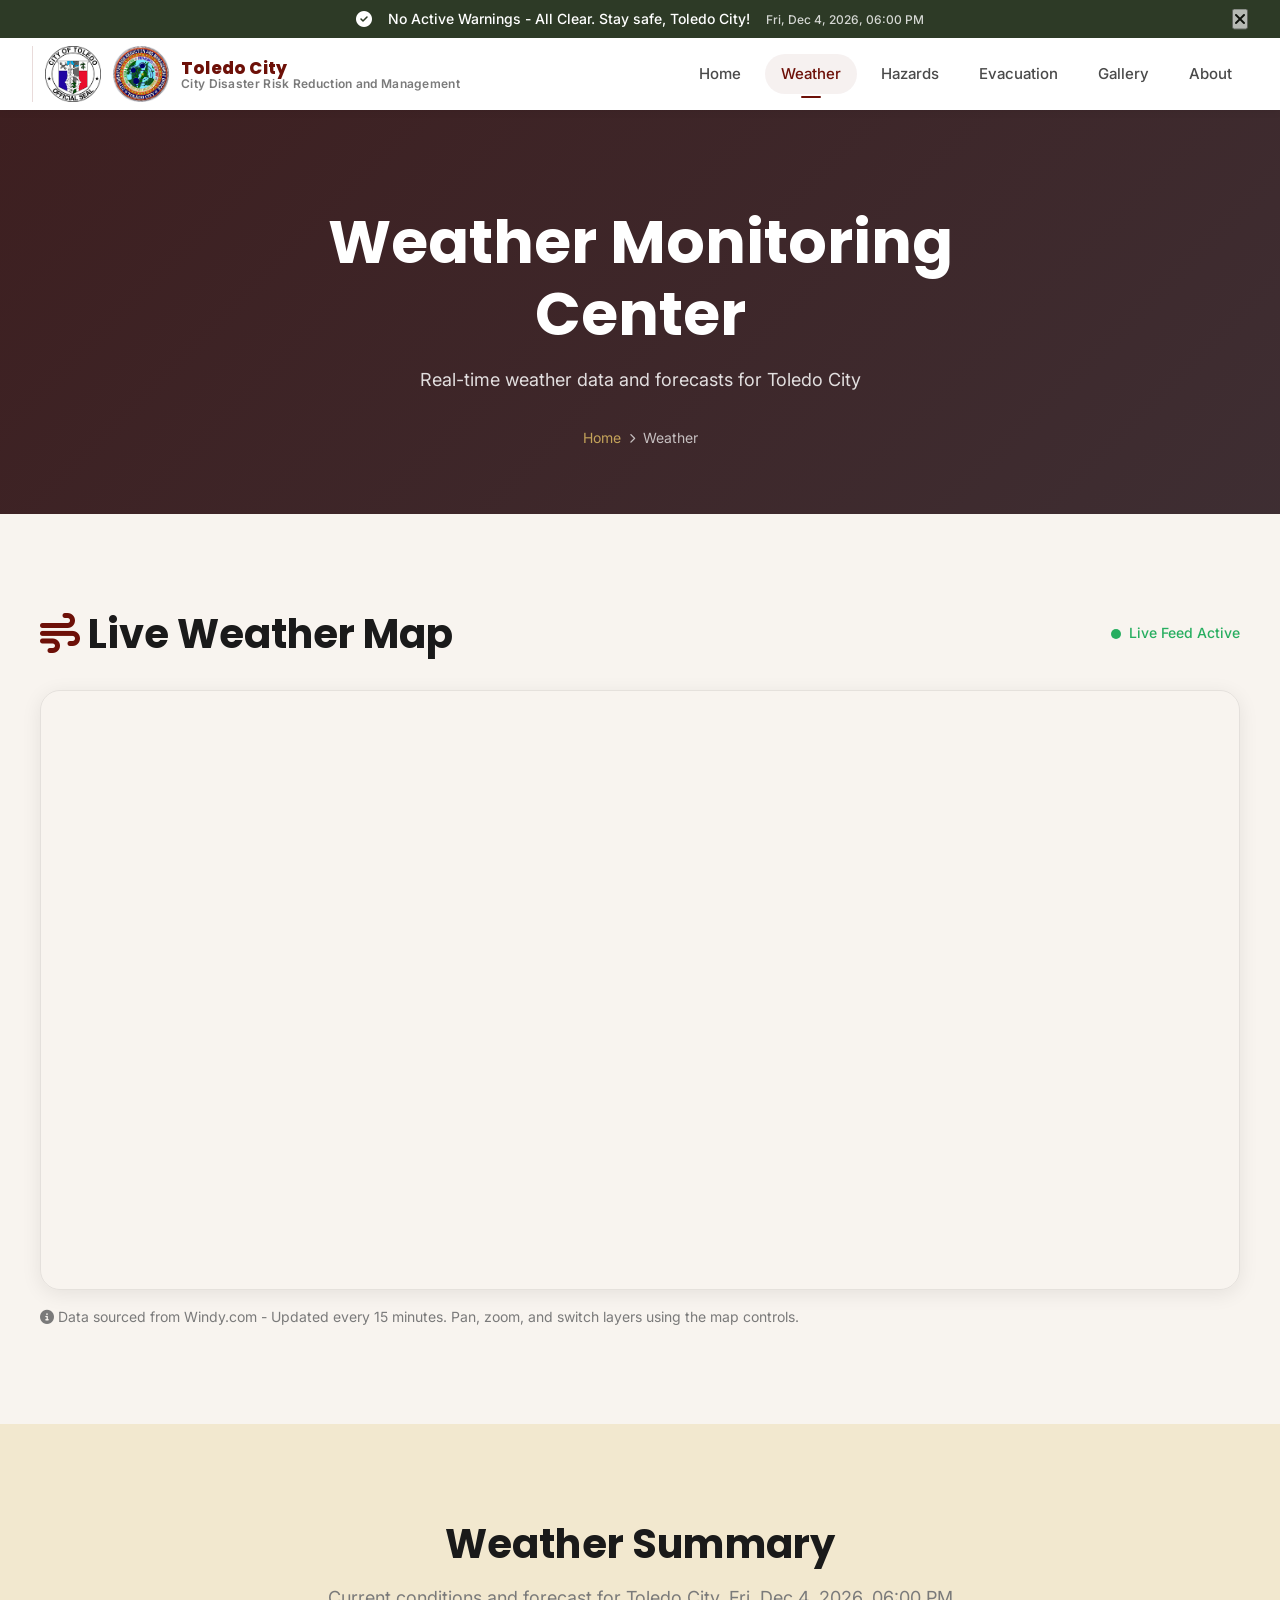
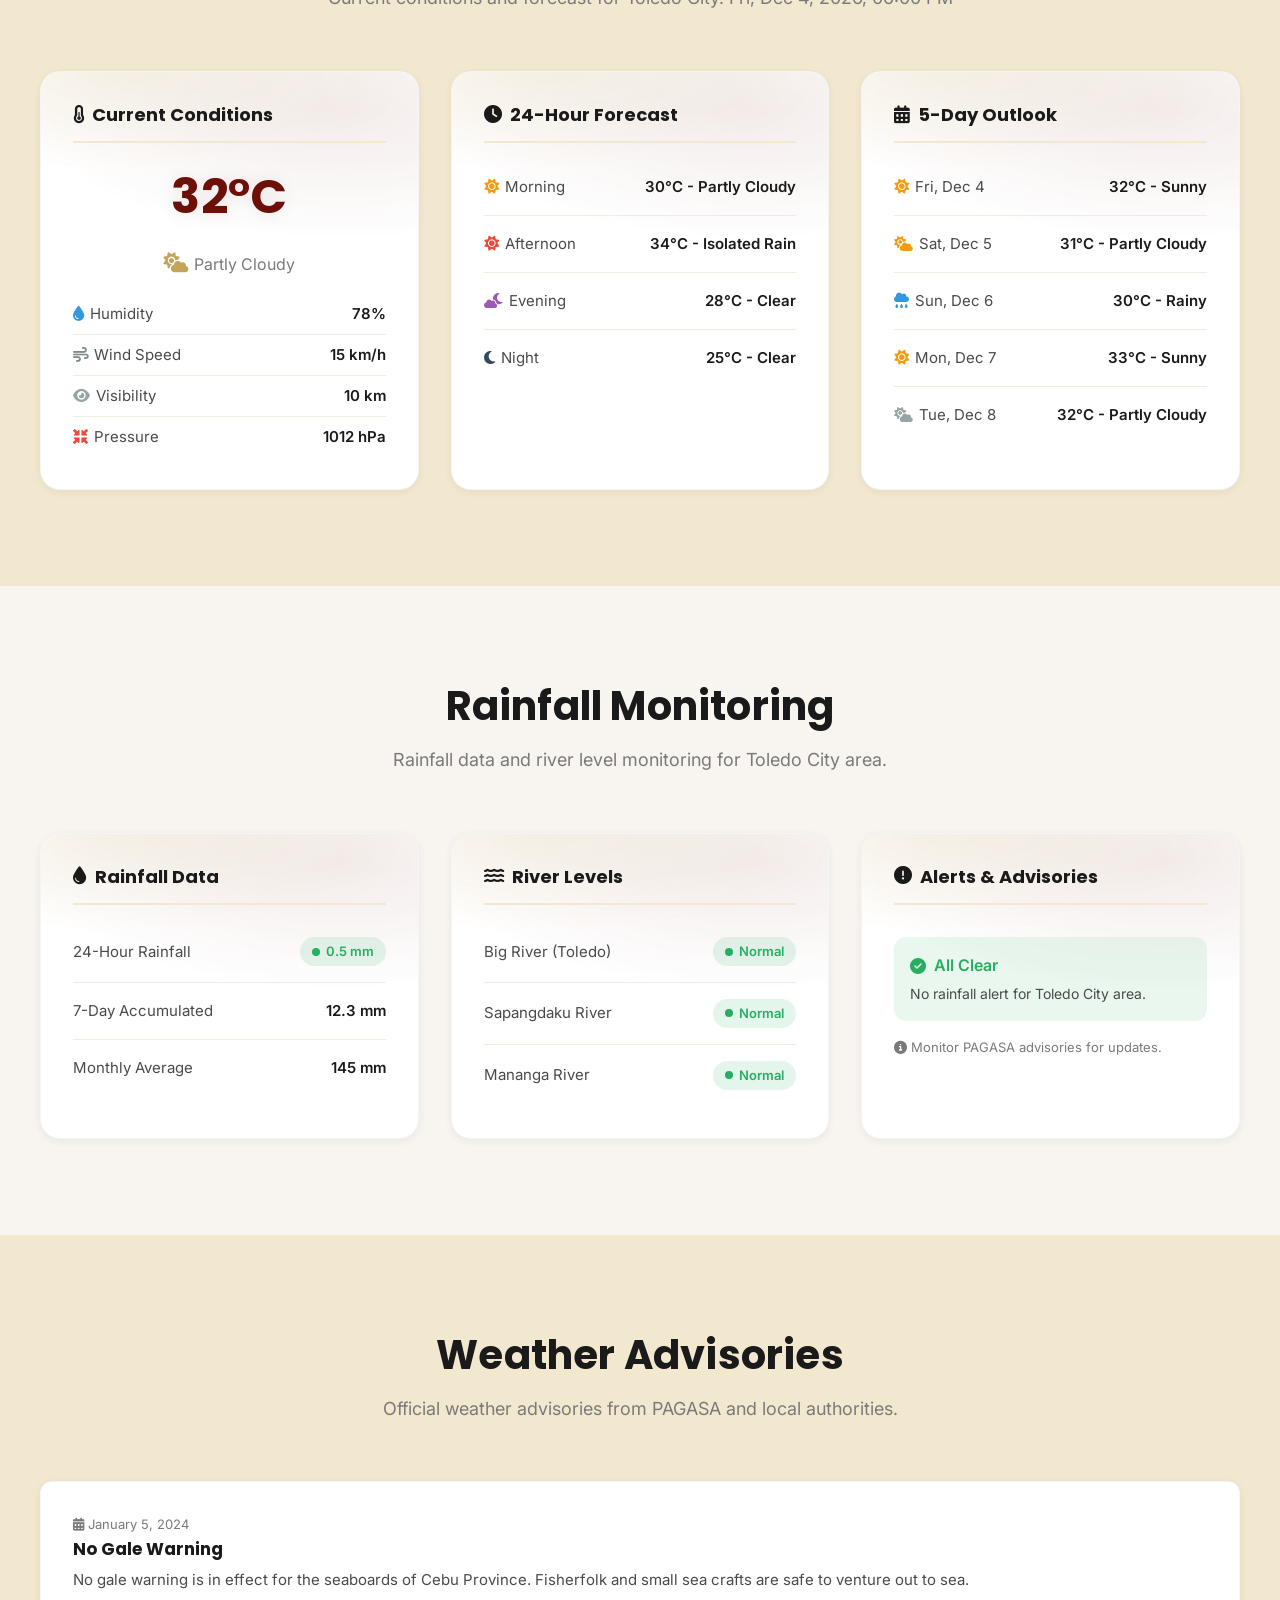
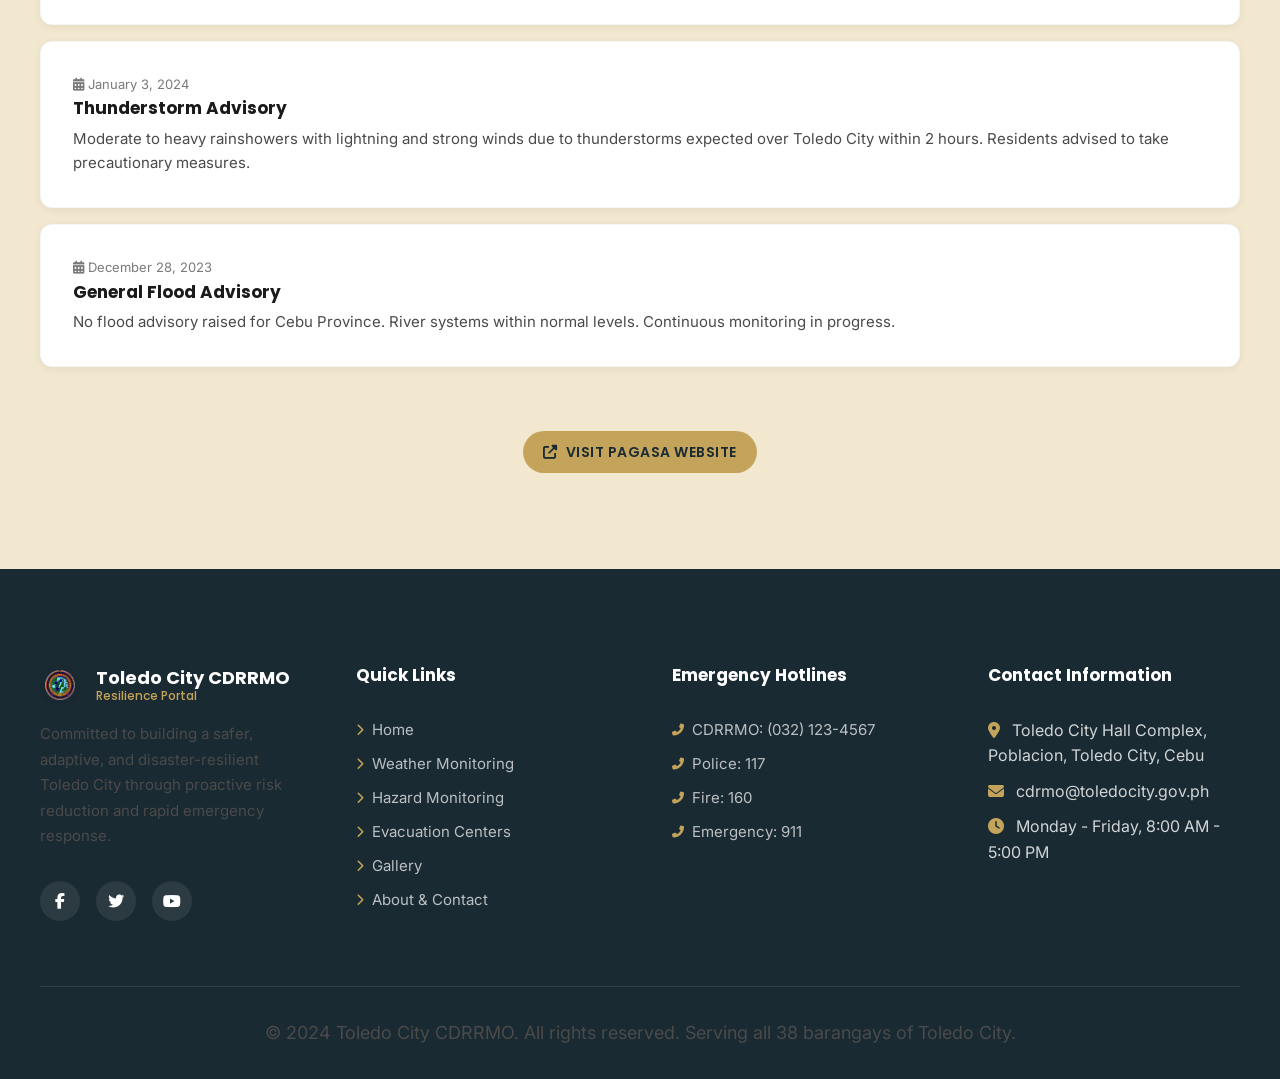
<file: weather.html>
<!DOCTYPE html>
<html lang="en">
<head>
  <meta charset="UTF-8">
  <meta name="viewport" content="width=device-width, initial-scale=1.0">
  <title>Weather Monitoring Center | Toledo City CDRRMO</title>
  <meta name="description" content="Real-time weather monitoring and forecasts for Toledo City, Cebu. Wind, rainfall, and temperature tracking.">

  <link rel="icon" type="image/png" href="assets/images/logocdrrmo.png">

  <!-- Google Fonts -->
  <link rel="preconnect" href="https://fonts.googleapis.com">
  <link rel="preconnect" href="https://fonts.gstatic.com" crossorigin>
  <link href="https://fonts.googleapis.com/css2?family=Inter:wght@400;500;600;700&family=Poppins:wght@400;600;700&display=swap" rel="stylesheet">

  <!-- Font Awesome -->
  <link rel="stylesheet" href="https://cdnjs.cloudflare.com/ajax/libs/font-awesome/6.4.0/css/all.min.css">

  <!-- Styles -->
  <link rel="stylesheet" href="css/style.css">
  <link rel="stylesheet" href="css/style2.css">
  <link rel="stylesheet" href="css/header-brand.css">
  <link rel="stylesheet" href="css/weather-cards-enhance.css">
</head>
<body data-page="weather">

  <!-- ==========================================
       ALERT BAR
       ========================================== -->
  <div class="alert-bar" id="alert-bar">
    <i class="fas fa-check-circle"></i>
    <span class="alert-message">No Active Warnings - All Clear. Stay safe, Toledo City!</span>
    <span class="alert-time" data-timestamp="live"></span>
    <div class="alert-expand">
      Monitor weather conditions regularly. In case of emergency, contact CDRRMO Hotline at (032) 123-4567 or dial 117.
    </div>
    <button class="alert-close" aria-label="Close alert"><i class="fas fa-times"></i></button>
  </div>

  <!-- ==========================================
       HEADER
       ========================================== -->
  <header class="header">
    <div class="header-container">
      <div class="header-left">
        <div class="header-brand" aria-label="Toledo City CDRRMO brand">
          <div class="header-brand__right" aria-hidden="true">
            <div class="header-brand__logo" style="width: 56px; height: 56px; border-radius: 16px;">
              <img src="assets/images/toledo.png" alt="Toledo City">
            </div>
          </div>
          <div class="header-brand__logo" aria-hidden="true">
            <img src="assets/images/logocdrrmo.png" alt="CDRRMO">
          </div>
          <div class="header-brand__title">
            <div class="top">Toledo City</div>
            <div class="bottom">City Disaster Risk Reduction and Management</div>
          </div>
        </div>
      </div>

      <nav class="nav-menu">
<a href="/" class="nav-link" data-nav="home">Home</a>
<a href="weather.html" class="nav-link active">Weather</a>
<a href="hazards.html" class="nav-link">Hazards</a>
<a href="evacuation.html" class="nav-link">Evacuation</a>
<a href="gallery.html" class="nav-link">Gallery</a>
<a href="about.html" class="nav-link">About</a>
      </nav>

      <button class="menu-toggle" aria-label="Toggle menu">
        <span></span>
        <span></span>
        <span></span>
      </button>
    </div>
  </header>

  <!-- ==========================================
       PAGE HEADER
       ========================================== -->
  <section class="page-header">
    <div class="page-header-content">
      <h1>Weather Monitoring Center</h1>
      <p>Real-time weather data and forecasts for Toledo City</p>
      <nav class="breadcrumb">
        <a href="index.html">Home</a>
        <i class="fas fa-chevron-right"></i>
        <span>Weather</span>
      </nav>
    </div>
  </section>

  <!-- ==========================================
       WINDY.COM EMBED
       ========================================== -->
  <section class="section">
    <div class="container">
      <div style="display: flex; align-items: center; justify-content: space-between; margin-bottom: var(--space-md); flex-wrap: wrap; gap: var(--space-sm);">
        <h2 style="margin: 0;"><i class="fas fa-wind" style="color: var(--primary); margin-right: 8px;"></i>Live Weather Map</h2>
        <span class="live-indicator" id="weather-indicator">
          <span class="pulse"></span>
          <span>Live Feed Active</span>
        </span>
      </div>

      <div class="map-container" style="height: 600px;">
        <iframe
          src="https://embed.windy.com/embed2.html?lat=10.3819&lon=123.6386&zoom=11&level=surface&overlay=wind&menu=&message=true&marker=true&calendar=now&pressure=&type=map&location=coordinates&detail=&detailLat=10.3819&detailLon=123.6386&metricWind=kmh&metricTemp=%C2%B0C&radarRange=-1"
          width="100%"
          height="100%"
          frameborder="0"
          allow="fullscreen"
          title="Windy.com Weather Map - Toledo City">
        </iframe>
      </div>
      <p class="text-muted" style="margin-top: var(--space-sm); font-size: 0.875rem;">
        <i class="fas fa-info-circle"></i> Data sourced from Windy.com - Updated every 15 minutes. Pan, zoom, and switch layers using the map controls.
      </p>
    </div>
  </section>

  <!-- ==========================================
       WEATHER SUMMARY CARDS
       ========================================== -->
  <section class="section section-beige">
    <div class="container">
      <div class="section-header" data-animate="fade-in-up">
        <h2>Weather Summary</h2>
        <p>Current conditions and forecast for Toledo City. <span class="text-muted" id="weather-time">Loading...</span></p>
      </div>

      <div class="card-grid">
        <!-- Current Conditions -->
        <div class="weather-card" data-animate="fade-in-up">
          <h3><i class="fas fa-thermometer-half"></i> Current Conditions</h3>
          <div class="weather-temp">32&deg;C</div>
          <div class="weather-condition"><i class="fas fa-cloud-sun" style="color: var(--gold); font-size: 1.25rem; margin-right: 6px;"></i>Partly Cloudy</div>
          <div class="weather-item">
            <span class="label"><i class="fas fa-tint" style="color: #3498db; margin-right: 6px;"></i>Humidity</span>
            <span class="value">78%</span>
          </div>
          <div class="weather-item">
            <span class="label"><i class="fas fa-wind" style="color: #7f8c8d; margin-right: 6px;"></i>Wind Speed</span>
            <span class="value">15 km/h</span>
          </div>
          <div class="weather-item">
            <span class="label"><i class="fas fa-eye" style="color: #95a5a6; margin-right: 6px;"></i>Visibility</span>
            <span class="value">10 km</span>
          </div>
          <div class="weather-item">
            <span class="label"><i class="fas fa-compress-arrows-alt" style="color: #e74c3c; margin-right: 6px;"></i>Pressure</span>
            <span class="value">1012 hPa</span>
          </div>
        </div>

        <!-- 24-Hour Forecast -->
        <div class="weather-card" data-animate="fade-in-up">
          <h3><i class="fas fa-clock"></i> 24-Hour Forecast</h3>
          <div class="weather-item" style="padding: var(--space-sm) 0;">
            <span class="label"><i class="fas fa-sun" style="color: #f39c12; margin-right: 6px;"></i>Morning</span>
            <span class="value">30&deg;C - Partly Cloudy</span>
          </div>
          <div class="weather-item" style="padding: var(--space-sm) 0;">
            <span class="label"><i class="fas fa-sun" style="color: #e74c3c; margin-right: 6px;"></i>Afternoon</span>
            <span class="value">34&deg;C - Isolated Rain</span>
          </div>
          <div class="weather-item" style="padding: var(--space-sm) 0;">
            <span class="label"><i class="fas fa-cloud-moon" style="color: #9b59b6; margin-right: 6px;"></i>Evening</span>
            <span class="value">28&deg;C - Clear</span>
          </div>
          <div class="weather-item" style="padding: var(--space-sm) 0;">
            <span class="label"><i class="fas fa-moon" style="color: #34495e; margin-right: 6px;"></i>Night</span>
            <span class="value">25&deg;C - Clear</span>
          </div>
        </div>

        <!-- 5-Day Outlook -->
        <div class="weather-card" data-animate="fade-in-up">
          <h3><i class="fas fa-calendar-alt"></i> 5-Day Outlook</h3>
          <div class="weather-item" style="padding: var(--space-sm) 0;">
            <span class="label"><i class="fas fa-sun" style="color: #f39c12; margin-right: 6px;"></i><span id="outlook-day0">Today</span></span>
            <span class="value" id="outlook-val0">32&deg;C - Sunny</span>
          </div>
          <div class="weather-item" style="padding: var(--space-sm) 0;">
            <span class="label"><i class="fas fa-cloud-sun" style="color: #f39c12; margin-right: 6px;"></i><span id="outlook-day1">Tomorrow</span></span>
            <span class="value" id="outlook-val1">31&deg;C - Partly Cloudy</span>
          </div>
          <div class="weather-item" style="padding: var(--space-sm) 0;">
            <span class="label"><i class="fas fa-cloud-rain" style="color: #3498db; margin-right: 6px;"></i><span id="outlook-day2">Day 3</span></span>
            <span class="value" id="outlook-val2">30&deg;C - Rainy</span>
          </div>
          <div class="weather-item" style="padding: var(--space-sm) 0;">
            <span class="label"><i class="fas fa-sun" style="color: #f39c12; margin-right: 6px;"></i><span id="outlook-day3">Day 4</span></span>
            <span class="value" id="outlook-val3">33&deg;C - Sunny</span>
          </div>
          <div class="weather-item" style="padding: var(--space-sm) 0;">
            <span class="label"><i class="fas fa-cloud-sun" style="color: #95a5a6; margin-right: 6px;"></i><span id="outlook-day4">Day 5</span></span>
            <span class="value" id="outlook-val4">32&deg;C - Partly Cloudy</span>
          </div>

        </div>
      </div>
    </div>
  </section>

  <!-- ==========================================
       RAINFALL MONITORING
       ========================================== -->
  <section class="section">
    <div class="container">
      <div class="section-header" data-animate="fade-in-up">
        <h2>Rainfall Monitoring</h2>
        <p>Rainfall data and river level monitoring for Toledo City area.</p>
      </div>

      <div class="card-grid">
        <div class="weather-card" data-animate="fade-in-up">
          <h3><i class="fas fa-tint"></i> Rainfall Data</h3>
          <div class="weather-item" style="padding: var(--space-sm) 0;">
            <span class="label">24-Hour Rainfall</span>
            <span class="value"><span class="badge badge-low"><span class="badge-dot"></span> 0.5 mm</span></span>
          </div>
          <div class="weather-item" style="padding: var(--space-sm) 0;">
            <span class="label">7-Day Accumulated</span>
            <span class="value">12.3 mm</span>
          </div>
          <div class="weather-item" style="padding: var(--space-sm) 0;">
            <span class="label">Monthly Average</span>
            <span class="value">145 mm</span>
          </div>
        </div>

        <div class="weather-card" data-animate="fade-in-up">
          <h3><i class="fas fa-water"></i> River Levels</h3>
          <div class="weather-item" style="padding: var(--space-sm) 0;">
            <span class="label">Big River (Toledo)</span>
            <span class="value"><span class="badge badge-low"><span class="badge-dot"></span> Normal</span></span>
          </div>
          <div class="weather-item" style="padding: var(--space-sm) 0;">
            <span class="label">Sapangdaku River</span>
            <span class="value"><span class="badge badge-low"><span class="badge-dot"></span> Normal</span></span>
          </div>
          <div class="weather-item" style="padding: var(--space-sm) 0;">
            <span class="label">Mananga River</span>
            <span class="value"><span class="badge badge-low"><span class="badge-dot"></span> Normal</span></span>
          </div>
        </div>

        <div class="weather-card" data-animate="fade-in-up">
          <h3><i class="fas fa-exclamation-circle"></i> Alerts & Advisories</h3>
          <div style="padding: var(--space-sm) 0;">
            <div style="background: rgba(39, 174, 96, 0.1); padding: var(--space-sm); border-radius: var(--radius-md); margin-bottom: var(--space-sm);">
              <div style="display: flex; align-items: center; gap: 8px; color: var(--status-low); font-weight: 600;">
                <i class="fas fa-check-circle"></i> All Clear
              </div>
              <p style="font-size: 0.875rem; margin-top: 4px;">No rainfall alert for Toledo City area.</p>
            </div>
            <p style="font-size: 0.8125rem; color: var(--text-muted);">
              <i class="fas fa-info-circle"></i> Monitor PAGASA advisories for updates.
            </p>
          </div>
        </div>
      </div>
    </div>
  </section>

  <!-- ==========================================
       WEATHER ADVISORIES
       ========================================== -->
  <section class="section section-beige">
    <div class="container">
      <div class="section-header" data-animate="fade-in-up">
        <h2>Weather Advisories</h2>
        <p>Official weather advisories from PAGASA and local authorities.</p>
      </div>

      <div class="advisory-list">
        <div class="advisory-item" data-animate="fade-in-up">
          <div class="advisory-date"><i class="fas fa-calendar-alt"></i> January 5, 2024</div>
          <h4>No Gale Warning</h4>
          <p>No gale warning is in effect for the seaboards of Cebu Province. Fisherfolk and small sea crafts are safe to venture out to sea.</p>
        </div>

        <div class="advisory-item" data-animate="fade-in-up">
          <div class="advisory-date"><i class="fas fa-calendar-alt"></i> January 3, 2024</div>
          <h4>Thunderstorm Advisory</h4>
          <p>Moderate to heavy rainshowers with lightning and strong winds due to thunderstorms expected over Toledo City within 2 hours. Residents advised to take precautionary measures.</p>
        </div>

        <div class="advisory-item" data-animate="fade-in-up">
          <div class="advisory-date"><i class="fas fa-calendar-alt"></i> December 28, 2023</div>
          <h4>General Flood Advisory</h4>
          <p>No flood advisory raised for Cebu Province. River systems within normal levels. Continuous monitoring in progress.</p>
        </div>
      </div>

      <div class="text-center mt-4">
        <a href="https://www.pagasa.dost.gov.ph/" target="_blank" rel="noopener noreferrer" class="btn btn-gold btn-small">
          <i class="fas fa-external-link-alt"></i> Visit PAGASA Website
        </a>
      </div>
    </div>
  </section>

  <!-- ==========================================
       FOOTER
       ========================================== -->
  <footer class="footer">
    <div class="container">
      <div class="footer-grid">
        <div>
          <div class="footer-brand">
            <div class="logo-shield" aria-label="Toledo City CDRRMO logo">
              <img src="assets/images/logocdrrmo.png" alt="CDRRMO" style="width: 30px; height: 30px; object-fit: contain; display: block; filter: drop-shadow(0 2px 10px rgba(0,0,0,0.12));">
            </div>
            <h4>Toledo City CDRRMO <span>Resilience Portal</span></h4>
          </div>
          <p style="font-size: 0.9375rem; line-height: 1.7;">Committed to building a safer, adaptive, and disaster-resilient Toledo City through proactive risk reduction and rapid emergency response.</p>
          <div class="footer-social">
            <a href="#" aria-label="Facebook"><i class="fab fa-facebook-f"></i></a>
            <a href="#" aria-label="Twitter"><i class="fab fa-twitter"></i></a>
            <a href="#" aria-label="YouTube"><i class="fab fa-youtube"></i></a>
          </div>
        </div>

        <div>
          <h5>Quick Links</h5>
          <ul class="footer-links">
            <li><a href="index.html"><i class="fas fa-chevron-right"></i> Home</a></li>
            <li><a href="weather.html"><i class="fas fa-chevron-right"></i> Weather Monitoring</a></li>
            <li><a href="hazards.html"><i class="fas fa-chevron-right"></i> Hazard Monitoring</a></li>
            <li><a href="evacuation.html"><i class="fas fa-chevron-right"></i> Evacuation Centers</a></li>
            <li><a href="gallery.html"><i class="fas fa-chevron-right"></i> Gallery</a></li>
            <li><a href="about.html"><i class="fas fa-chevron-right"></i> About & Contact</a></li>
          </ul>
        </div>

        <div>
          <h5>Emergency Hotlines</h5>
          <ul class="footer-links">
            <li><a href="tel:0321234567"><i class="fas fa-phone-alt"></i> CDRRMO: (032) 123-4567</a></li>
            <li><a href="tel:117"><i class="fas fa-phone-alt"></i> Police: 117</a></li>
            <li><a href="tel:160"><i class="fas fa-phone-alt"></i> Fire: 160</a></li>
            <li><a href="tel:911"><i class="fas fa-phone-alt"></i> Emergency: 911</a></li>
          </ul>
        </div>

        <div>
          <h5>Contact Information</h5>
          <ul class="footer-links">
            <li><i class="fas fa-map-marker-alt" style="color: var(--gold); margin-right: 8px;"></i> Toledo City Hall Complex, Poblacion, Toledo City, Cebu</li>
            <li><i class="fas fa-envelope" style="color: var(--gold); margin-right: 8px;"></i> cdrmo@toledocity.gov.ph</li>
            <li><i class="fas fa-clock" style="color: var(--gold); margin-right: 8px;"></i> Monday - Friday, 8:00 AM - 5:00 PM</li>
          </ul>
        </div>
      </div>

      <div class="footer-bottom">
        <p>&copy; 2024 Toledo City CDRRMO. All rights reserved. Serving all 38 barangays of Toledo City.</p>
      </div>
    </div>
  </footer>

  <!-- Scripts -->
  <script src="js/script.js"></script>
</body>
</html>
</file>
<file: css/style.css>
/* ==========================================
   TOLEDO CITY CDRRMO - RESILIENCE PORTAL
   Main Stylesheet
   ========================================== */

/* ---- CSS Custom Properties (Variables) ---- */
:root {
  /* Warm Gradient Colors */
  --primary: #6D1008;
  --secondary: #813533;
  --gradient-warm: linear-gradient(135deg, rgba(109, 16, 8, 0.85), rgba(129, 53, 51, 0.70));
  --gradient-solid: linear-gradient(135deg, #6D1008, #813533);

  /* Background Colors */
  --bg-light: #F8F4EF;
  --bg-beige: #F2E8CF;
  --bg-card: #FFFFFF;
  --bg-alt: #EDE6D8;

  /* Accent Colors */
  --urgency-red: #E74D3C;
  --resilience-green: #2D3A26;
  --deep-navy: #1A2A32;
  --gold: #C4A35A;
  --warm-orange: #D4783C;

  /* Text Colors */
  --text-primary: #1A1A1A;
  --text-secondary: #4A4A4A;
  --text-light: #FFFFFF;
  --text-muted: #7A7A7A;

  /* Status Colors */
  --status-low: #27AE60;
  --status-moderate: #F39C12;
  --status-high: #E74D3C;

  /* Spacing */
  --space-xs: 0.5rem;
  --space-sm: 1rem;
  --space-md: 2rem;
  --space-lg: 4rem;
  --space-xl: 6rem;
  --space-xxl: 8rem;

  /* Typography */
  --font-heading: 'Poppins', sans-serif;
  --font-body: 'Inter', sans-serif;

  /* Border Radius */
  --radius-sm: 6px;
  --radius-md: 12px;
  --radius-lg: 20px;
  --radius-full: 50px;

  /* Shadows */
  --shadow-sm: 0 2px 8px rgba(0,0,0,0.06);
  --shadow-md: 0 4px 20px rgba(0,0,0,0.08);
  --shadow-lg: 0 8px 40px rgba(0,0,0,0.12);
  --shadow-warm: 0 4px 20px rgba(109, 16, 8, 0.15);

  /* Transitions */
  --transition-fast: 0.2s ease;
  --transition-base: 0.3s ease;
  --transition-slow: 0.5s ease;
}

/* ---- Reset & Base ---- */
*, *::before, *::after {
  margin: 0;
  padding: 0;
  box-sizing: border-box;
}

html {
  scroll-behavior: smooth;
  font-size: 16px;
}

body {
  font-family: var(--font-body);
  font-weight: 400;
  color: var(--text-primary);
  background-color: var(--bg-light);
  line-height: 1.6;
  overflow-x: hidden;
}

a {
  text-decoration: none;
  color: inherit;
  transition: color var(--transition-base);
}

img {
  max-width: 100%;
  height: auto;
  display: block;
}

ul {
  list-style: none;
}

/* ---- Typography ---- */
h1, h2, h3, h4, h5, h6 {
  font-family: var(--font-heading);
  font-weight: 700;
  line-height: 1.2;
  color: var(--text-primary);
}

h1 { font-size: clamp(2rem, 5vw, 3.75rem); }
h2 { font-size: clamp(1.75rem, 4vw, 2.5rem); }
h3 { font-size: clamp(1.25rem, 3vw, 1.75rem); }
h4 { font-size: 1.25rem; }

p {
  font-size: 1.125rem;
  color: var(--text-secondary);
}

.text-center { text-align: center; }
.text-white { color: var(--text-light); }
.text-muted { color: var(--text-muted); }
.text-gold { color: var(--gold); }

/* ---- Alert Bar ---- */
.alert-bar {
  width: 100%;
  padding: var(--space-xs) var(--space-md);
  background: var(--resilience-green);
  color: var(--text-light);
  font-size: 0.875rem;
  font-weight: 500;
  display: flex;
  align-items: center;
  justify-content: center;
  gap: var(--space-sm);
  position: relative;
  z-index: 1001;
  transition: background var(--transition-base);
}

.alert-bar.active {
  background: var(--urgency-red);
  cursor: pointer;
}

.alert-bar i {
  font-size: 1rem;
}

.alert-bar .alert-time {
  font-size: 0.75rem;
  opacity: 0.8;
}

.alert-bar .alert-expand {
  display: none;
  width: 100%;
  padding: var(--space-sm) 0 0;
  font-size: 0.8125rem;
  opacity: 0.9;
}

.alert-bar.active .alert-expand {
  display: block;
}

.alert-bar .alert-close {
  position: absolute;
  right: var(--space-md);
  top: 50%;
  transform: translateY(-50%);
  cursor: pointer;
  opacity: 0.7;
  transition: opacity var(--transition-fast);
}

.alert-bar .alert-close:hover {
  opacity: 1;
}

/* ---- Header ---- */
.header {
  position: sticky;
  top: 0;
  width: 100%;
  background: var(--bg-card);
  box-shadow: var(--shadow-sm);
  z-index: 1000;
  transition: box-shadow var(--transition-base);
}

.header.scrolled {
  box-shadow: var(--shadow-md);
}

.header-container {
  max-width: 1400px;
  margin: 0 auto;
  padding: 0 var(--space-md);
  display: flex;
  align-items: center;
  justify-content: space-between;
  height: 72px;
}

.header-left {
  display: flex;
  align-items: center;
  gap: var(--space-sm);
}

.logo-shield {
  width: 56px;
  height: 56px;
  background: transparent;
  border-radius: 14px;
  overflow: hidden;

  display: flex;
  align-items: center;
  justify-content: center;
  color: var(--gold);
  font-size: 1.25rem;
}

.header-title {
  font-family: var(--font-heading);
  font-weight: 700;
  font-size: 1.125rem;
  color: var(--primary);
  line-height: 1.2;
}

.header-title span {
  display: block;
  font-size: 0.75rem;
  font-weight: 600;
  color: var(--text-muted);
  letter-spacing: 0.5px;
}

/* ---- Navigation ---- */
.nav-menu {
  display: flex;
  align-items: center;
  gap: var(--space-xs);
}

/* Improve dropdown stacking + touch area */
.header {
  z-index: 1000;
}

.nav-menu {
  position: relative;
  z-index: 1001;
}


.nav-link {
  font-family: var(--font-body);
  font-weight: 500;
  font-size: 0.9375rem;
  color: var(--text-secondary);
  padding: var(--space-xs) var(--space-sm);
  border-radius: var(--radius-full);
  transition: all var(--transition-base);
  position: relative;
}

.nav-link:hover,
.nav-link.active {
  color: var(--primary);
  background: rgba(109, 16, 8, 0.06);
}

.nav-link.active::after {
  content: '';
  position: absolute;
  bottom: -4px;
  left: 50%;
  transform: translateX(-50%);
  width: 20px;
  height: 2px;
  background: var(--primary);
  border-radius: 2px;
}

/* ---- Mobile Menu Toggle ---- */
.menu-toggle {
  display: none;
  flex-direction: column;
  gap: 5px;
  cursor: pointer;
  padding: var(--space-xs);
  background: none;
  border: none;
}

.menu-toggle span {
  width: 24px;
  height: 2px;
  background: var(--primary);
  border-radius: 2px;
  transition: all var(--transition-base);
}

.menu-toggle.open span:nth-child(1) {
  transform: rotate(45deg) translate(5px, 5px);
}

.menu-toggle.open span:nth-child(2) {
  opacity: 0;
}

.menu-toggle.open span:nth-child(3) {
  transform: rotate(-45deg) translate(5px, -5px);
}

/* ---- Hero Section ---- */
.hero {
  position: relative;
  min-height: 85vh;
  display: flex;
  align-items: center;
  justify-content: center;
  overflow: hidden;
  background: var(--deep-navy);
}

.hero-bg {
  position: absolute;
  inset: 0;
  background-size: cover;
  background-position: center;
  filter: brightness(0.7);
}

.hero-overlay {
  position: absolute;
  inset: 0;
  background: var(--gradient-warm);
}

.hero-content {
  position: relative;
  z-index: 2;
  max-width: 900px;
  text-align: center;
  padding: var(--space-xl) var(--space-md);
  animation: fadeInUp 1s ease-out;
}

.hero h1 {
  color: var(--text-light);
  margin-bottom: var(--space-md);
  text-shadow: 0 2px 20px rgba(0,0,0,0.3);
}

.hero p {
  color: rgba(255,255,255,0.9);
  font-size: clamp(1.0625rem, 2vw, 1.25rem);
  margin-bottom: var(--space-lg);
  max-width: 700px;
  margin-left: auto;
  margin-right: auto;
}

.hero-buttons {
  display: flex;
  gap: var(--space-md);
  justify-content: center;
  flex-wrap: wrap;
}

/* ---- Buttons ---- */
.btn {
  display: inline-flex;
  align-items: center;
  gap: var(--space-xs);
  padding: 0.875rem 2rem;
  font-family: var(--font-heading);
  font-weight: 600;
  font-size: 1rem;
  border-radius: var(--radius-full);
  border: none;
  cursor: pointer;
  transition: all var(--transition-base);
  text-transform: uppercase;
  letter-spacing: 0.5px;
}

.btn:hover {
  transform: translateY(-2px);
  box-shadow: var(--shadow-lg);
}

.btn-primary {
  background: var(--urgency-red);
  color: var(--text-light);
}

.btn-primary:hover {
  background: #c0392b;
}

.btn-secondary {
  background: var(--resilience-green);
  color: var(--text-light);
}

.btn-secondary:hover {
  background: #1e2a1b;
}

.btn-outline {
  background: transparent;
  color: var(--text-light);
  border: 2px solid rgba(255,255,255,0.5);
}

.btn-outline:hover {
  background: rgba(255,255,255,0.1);
  border-color: var(--text-light);
}

.btn-gold {
  background: var(--gold);
  color: var(--deep-navy);
}

.btn-gold:hover {
  background: #b08d3f;
}

.btn-small {
  padding: 0.625rem 1.25rem;
  font-size: 0.875rem;
}

/* ---- Scroll Indicator ---- */
.scroll-indicator {
  position: absolute;
  bottom: var(--space-lg);
  left: 50%;
  transform: translateX(-50%);
  z-index: 2;
  animation: bounce 2s infinite;
}

.scroll-indicator i {
  color: rgba(255,255,255,0.7);
  font-size: 1.5rem;
}

/* ---- Sections ---- */
.section {
  padding: var(--space-xl) var(--space-md);
}

.section-beige {
  background: var(--bg-beige);
}

.section-alt {
  background: var(--bg-alt);
}

.section-navy {
  background: var(--deep-navy);
  color: var(--text-light);
}

.section-navy h2,
.section-navy h3 {
  color: var(--text-light);
}

.section-navy p {
  color: rgba(255,255,255,0.8);
}

.container {
  max-width: 1200px;
  margin: 0 auto;
}

.section-header {
  text-align: center;
  margin-bottom: var(--space-lg);
  max-width: 700px;
  margin-left: auto;
  margin-right: auto;
}

.section-header h2 {
  margin-bottom: var(--space-sm);
}

.section-header p {
  color: var(--text-muted);
}

/* ---- Cards ---- */
.card-grid {
  display: grid;
  grid-template-columns: repeat(auto-fit, minmax(300px, 1fr));
  gap: var(--space-md);
}

.card {
  background: var(--bg-card);
  border-radius: var(--radius-lg);
  padding: var(--space-lg) var(--space-md);
  text-align: center;
  box-shadow: var(--shadow-sm);
  transition: all var(--transition-base);
  border: 1px solid rgba(0,0,0,0.04);
}

.card:hover {
  transform: translateY(-6px);
  box-shadow: var(--shadow-lg);
}

.card-icon {
  width: 72px;
  height: 72px;
  background: var(--gradient-solid);
  border-radius: var(--radius-md);
  display: flex;
  align-items: center;
  justify-content: center;
  margin: 0 auto var(--space-md);
  font-size: 1.75rem;
  color: var(--gold);
}

.card h3 {
  margin-bottom: var(--space-sm);
  font-size: 1.375rem;
}

.card p {
  color: var(--text-muted);
  margin-bottom: var(--space-md);
  font-size: 1rem;
}

/* ---- Quick Access Cards (Homepage) ---- */
.quick-card {
  background: var(--bg-card);
  border-radius: var(--radius-lg);
  padding: var(--space-lg);
  text-align: center;
  box-shadow: var(--shadow-sm);
  transition: all var(--transition-base);
  border: 1px solid rgba(0,0,0,0.04);
  position: relative;
  overflow: hidden;
}

.quick-card::before {
  content: '';
  position: absolute;
  top: 0;
  left: 0;
  right: 0;
  height: 4px;
  background: var(--gradient-solid);
  transform: scaleX(0);
  transition: transform var(--transition-base);
}

.quick-card:hover::before {
  transform: scaleX(1);
}

.quick-card:hover {
  transform: translateY(-6px);
  box-shadow: var(--shadow-lg);
}

.quick-card .card-icon {
  font-size: 2.5rem;
  width: 90px;
  height: 90px;
  border-radius: 50%;
  margin-bottom: var(--space-md);
}

.quick-card:nth-child(1) .card-icon { background: linear-gradient(135deg, #E3F2FD, #BBDEFB); color: #1565C0; }
.quick-card:nth-child(2) .card-icon { background: linear-gradient(135deg, #FFF3E0, #FFE0B2); color: #E65100; }
.quick-card:nth-child(3) .card-icon { background: linear-gradient(135deg, #E8F5E9, #C8E6C9); color: #2E7D32; }

/* ---- Stats Section ---- */
.stats-grid {
  display: grid;
  grid-template-columns: repeat(auto-fit, minmax(200px, 1fr));
  gap: var(--space-md);
}

.stat-card {
  background: var(--bg-card);
  border-radius: var(--radius-lg);
  padding: var(--space-lg) var(--space-md);
  text-align: center;
  box-shadow: var(--shadow-md);
  transition: all var(--transition-base);
}

.stat-card:hover {
  transform: translateY(-4px);
}

.stat-number {
  font-family: var(--font-heading);
  font-size: 2.5rem;
  font-weight: 700;
  color: var(--primary);
  line-height: 1;
  margin-bottom: var(--space-xs);
}

.stat-label {
  font-size: 0.9375rem;
  color: var(--text-muted);
  font-weight: 500;
}

.stat-icon {
  font-size: 1.5rem;
  color: var(--gold);
  margin-bottom: var(--space-sm);
}

/* ---- News/Updates Cards ---- */
.news-grid {
  display: grid;
  grid-template-columns: repeat(auto-fit, minmax(300px, 1fr));
  gap: var(--space-md);
}

.news-card {
  background: var(--bg-card);
  border-radius: var(--radius-lg);
  overflow: hidden;
  box-shadow: var(--shadow-sm);
  transition: all var(--transition-base);
}

.news-card:hover {
  transform: translateY(-4px);
  box-shadow: var(--shadow-md);
}

.news-image {
  width: 100%;
  height: 200px;
  object-fit: cover;
  background: var(--bg-alt);
}

.news-content {
  padding: var(--space-md);
}

.news-date {
  font-size: 0.8125rem;
  color: var(--text-muted);
  margin-bottom: var(--space-xs);
  display: flex;
  align-items: center;
  gap: 6px;
}

.news-content h4 {
  margin-bottom: var(--space-sm);
  font-size: 1.125rem;
  line-height: 1.4;
}

.news-content p {
  font-size: 0.9375rem;
  color: var(--text-muted);
}

/* ---- Page Header ---- */
.page-header {
  background: var(--deep-navy);
  color: var(--text-light);
  padding: var(--space-xl) var(--space-md) var(--space-lg);
  text-align: center;
  position: relative;
  overflow: hidden;
}

.page-header::before {
  content: '';
  position: absolute;
  inset: 0;
  background: var(--gradient-warm);
  opacity: 0.5;
}

.page-header-content {
  position: relative;
  z-index: 1;
  max-width: 800px;
  margin: 0 auto;
}

.page-header h1 {
  color: var(--text-light);
  margin-bottom: var(--space-sm);
}

.page-header p {
  color: rgba(255,255,255,0.85);
  margin-bottom: var(--space-md);
}

/* ---- Breadcrumb ---- */
.breadcrumb {
  display: flex;
  align-items: center;
  justify-content: center;
  gap: var(--space-xs);
  font-size: 0.875rem;
  color: rgba(255,255,255,0.7);
}

.breadcrumb a {
  color: var(--gold);
}

.breadcrumb a:hover {
  text-decoration: underline;
}

.breadcrumb i {
  font-size: 0.625rem;
}

/* ---- Weather Cards ---- */
.weather-card {
  background: var(--bg-card);
  border-radius: var(--radius-lg);
  padding: var(--space-md);
  box-shadow: var(--shadow-sm);
  border: 1px solid rgba(0,0,0,0.04);
}

.weather-card h3 {
  display: flex;
  align-items: center;
  gap: var(--space-xs);
  margin-bottom: var(--space-md);
  padding-bottom: var(--space-sm);
  border-bottom: 2px solid var(--bg-beige);
  font-size: 1.125rem;
}

.weather-item {
  display: flex;
  align-items: center;
  justify-content: space-between;
  padding: var(--space-xs) 0;
  border-bottom: 1px solid var(--bg-light);
}

.weather-item:last-child {
  border-bottom: none;
}

.weather-item .label {
  font-size: 0.9375rem;
  color: var(--text-secondary);
}

.weather-item .value {
  font-weight: 600;
  font-size: 0.9375rem;
  color: var(--text-primary);
}

.weather-temp {
  font-family: var(--font-heading);
  font-size: 3rem;
  font-weight: 700;
  color: var(--primary);
  text-align: center;
  margin: var(--space-sm) 0;
}

.weather-condition {
  text-align: center;
  color: var(--text-muted);
  margin-bottom: var(--space-sm);
}

/* ---- Hazard Table ---- */
.hazard-table-container {
  overflow-x: auto;
  border-radius: var(--radius-lg);
  box-shadow: var(--shadow-sm);
}

.hazard-table {
  width: 100%;
  border-collapse: collapse;
  background: var(--bg-card);
  font-size: 0.9375rem;
}

.hazard-table th {
  background: var(--deep-navy);
  color: var(--text-light);
  padding: var(--space-sm) var(--space-md);
  text-align: left;
  font-weight: 600;
  white-space: nowrap;
}

.hazard-table th:first-child {
  border-radius: var(--radius-lg) 0 0 0;
}

.hazard-table th:last-child {
  border-radius: 0 var(--radius-lg) 0 0;
}

.hazard-table td {
  padding: var(--space-sm) var(--space-md);
  border-bottom: 1px solid var(--bg-light);
}

.hazard-table tr:hover td {
  background: var(--bg-light);
}

/* ---- Status Badges ---- */
.badge {
  display: inline-flex;
  align-items: center;
  gap: 6px;
  padding: 4px 12px;
  border-radius: var(--radius-full);
  font-size: 0.8125rem;
  font-weight: 600;
}

.badge-low {
  background: rgba(39, 174, 96, 0.12);
  color: var(--status-low);
}

.badge-moderate {
  background: rgba(243, 156, 18, 0.12);
  color: var(--status-moderate);
}

.badge-high {
  background: rgba(231, 77, 60, 0.12);
  color: var(--status-high);
}

.badge-dot {
  width: 8px;
  height: 8px;
  border-radius: 50%;
  display: inline-block;
}

.badge-low .badge-dot { background: var(--status-low); }
.badge-moderate .badge-dot { background: var(--status-moderate); }
.badge-high .badge-dot { background: var(--status-high); }

/* ---- Earthquake Table ---- */
.eq-magnitude {
  font-family: var(--font-heading);
  font-weight: 700;
  font-size: 1.125rem;
}

.eq-magnitude.low { color: var(--status-low); }
.eq-magnitude.moderate { color: var(--status-moderate); }
.eq-magnitude.high { color: var(--status-high); }

/* ---- Search & Filter ---- */
.search-bar {
  display: flex;
  gap: var(--space-sm);
  margin-bottom: var(--space-md);
  flex-wrap: wrap;
}

.search-input,
.search-select {
  padding: 0.75rem 1rem;
  border: 2px solid var(--bg-alt);
  border-radius: var(--radius-full);
  font-family: var(--font-body);
  font-size: 0.9375rem;
  background: var(--bg-card);
  color: var(--text-primary);
  transition: border-color var(--transition-base);
  flex: 1;
  min-width: 200px;
}

.search-input:focus,
.search-select:focus {
  outline: none;
  border-color: var(--primary);
}

.search-input::placeholder {
  color: var(--text-muted);
}

/* ---- Map Container ---- */
.map-container {
  width: 100%;
  height: 500px;
  border-radius: var(--radius-lg);
  overflow: hidden;
  box-shadow: var(--shadow-md);
  border: 1px solid rgba(0,0,0,0.08);
  position: relative;
}

/* Leaflet UI stacking fix: keep zoom controls inside map, not above header */
.map-container .leaflet-control-container {
  z-index: 10;
}

.map-container .leaflet-top.leaflet-left {
  z-index: 10;
}


.map-container iframe,
.map-container .leaflet-map {
  width: 100%;
  height: 100%;
  border: none;
}

/* ---- Gallery ---- */
.gallery-grid {
  display: grid;
  grid-template-columns: repeat(auto-fill, minmax(300px, 1fr));
  gap: var(--space-sm);
}

.gallery-item {
  position: relative;
  border-radius: var(--radius-md);
  overflow: hidden;
  cursor: pointer;
  aspect-ratio: 4/3;
}

.gallery-item img {
  width: 100%;
  height: 100%;
  object-fit: cover;
  transition: transform var(--transition-slow);
}

.gallery-item:hover img {
  transform: scale(1.05);
}

.gallery-overlay {
  position: absolute;
  inset: 0;
  background: var(--gradient-warm);
  display: flex;
  flex-direction: column;
  align-items: center;
  justify-content: center;
  padding: var(--space-md);
  opacity: 0;
  transition: opacity var(--transition-base);
}

.gallery-item:hover .gallery-overlay {
  opacity: 1;
}

.gallery-overlay h4 {
  color: var(--text-light);
  font-size: 1.125rem;
  text-align: center;
  margin-bottom: var(--space-xs);
}

.gallery-overlay p {
  color: rgba(255,255,255,0.85);
  font-size: 0.8125rem;
  text-align: center;
}

.gallery-overlay .year-badge {
  position: absolute;
  top: var(--space-sm);
  right: var(--space-sm);
  background: var(--gold);
  color: var(--deep-navy);
  padding: 4px 10px;
  border-radius: var(--radius-full);
  font-size: 0.75rem;
  font-weight: 700;
}

/* ---- Gallery Filters ---- */
.filter-buttons {
  display: flex;
  gap: var(--space-xs);
  justify-content: center;
  flex-wrap: wrap;
  margin-bottom: var(--space-lg);
}

.filter-btn {
  padding: 0.625rem 1.25rem;
  border: 2px solid var(--bg-alt);
  background: var(--bg-card);
  border-radius: var(--radius-full);
  font-family: var(--font-body);
  font-weight: 500;
  font-size: 0.875rem;
  color: var(--text-secondary);
  cursor: pointer;
  transition: all var(--transition-base);
}

.filter-btn:hover,
.filter-btn.active {
  background: var(--primary);
  color: var(--text-light);
  border-color: var(--primary);
}

/* ---- Lightbox ---- */
.lightbox {
  display: none;
  position: fixed;
  inset: 0;
  z-index: 9999;
  background: rgba(0,0,0,0.92);
  align-items: center;
  justify-content: center;
  padding: var(--space-md);
}

.lightbox.active {
  display: flex;
}

.lightbox-content {
  position: relative;
  max-width: 1000px;
  width: 100%;
  text-align: center;
}

.lightbox img {
  max-height: 80vh;
  width: auto;
  margin: 0 auto;
  border-radius: var(--radius-md);
}

.lightbox-caption {
  color: var(--text-light);
  margin-top: var(--space-md);
  font-size: 1.125rem;
}

.lightbox-close {
  position: absolute;
  top: -40px;
  right: 0;
  color: var(--text-light);
  font-size: 1.5rem;
  cursor: pointer;
  background: none;
  border: none;
  transition: opacity var(--transition-fast);
}

.lightbox-close:hover {
  opacity: 0.7;
}

.lightbox-nav {
  position: absolute;
  top: 50%;
  transform: translateY(-50%);
  color: var(--text-light);
  font-size: 1.5rem;
  cursor: pointer;
  background: rgba(255,255,255,0.1);
  border: none;
  width: 48px;
  height: 48px;
  border-radius: 50%;
  display: flex;
  align-items: center;
  justify-content: center;
  transition: background var(--transition-fast);
}

.lightbox-nav:hover {
  background: rgba(255,255,255,0.2);
}

.lightbox-prev { left: -60px; }
.lightbox-next { right: -60px; }

/* ---- Evacuation Cards (compact) ---- */
.evac-grid {
  display: grid;
  grid-template-columns: repeat(auto-fill, minmax(320px, 1fr));
  gap: 14px;
}

.evac-card {
  background: var(--bg-card);
  border-radius: 16px;
  padding: 12px 12px;
  box-shadow: var(--shadow-sm);
  border-left: 3px solid var(--primary);
  transition: all var(--transition-base);
}


.evac-card:hover {
  box-shadow: var(--shadow-md);
  transform: translateY(-2px);
}

.evac-card-title {
  font-size: 1.05rem;
  margin-bottom: 10px;
}

.evac-card h4 {
  font-size: 1.05rem;
  margin-bottom: 10px;
  color: var(--primary);
}

/* compact rows */
.evac-card .info-row {
  display: flex;
  align-items: center;
  gap: var(--space-xs);
  margin-bottom: 6px;
  font-size: 0.92rem;
  color: var(--text-secondary);
}

.evac-card .info-row i {
  color: var(--gold);
  width: 18px;
  text-align: center;
}

/* if JS-added wrappers exist, keep them compact */
.evac-card-top {
  margin-bottom: 10px;
}

.evac-card-cta {
  margin-top: 10px;
}


/* ---- About Page ---- */
.about-layout {
  display: grid;
  grid-template-columns: 3fr 2fr;
  gap: var(--space-lg);
  align-items: start;
}

.about-content h3 {
  color: var(--primary);
  margin: var(--space-md) 0 var(--space-sm);
  font-size: 1.375rem;
}

.about-content h3:first-child {
  margin-top: 0;
}

.values-grid {
  display: grid;
  grid-template-columns: repeat(2, 1fr);
  gap: var(--space-sm);
  margin-top: var(--space-md);
}

.value-item {
  display: flex;
  align-items: center;
  gap: var(--space-sm);
  padding: var(--space-sm);
  background: var(--bg-light);
  border-radius: var(--radius-md);
}

.value-item i {
  color: var(--gold);
  font-size: 1.25rem;
}

.about-image {
  border-radius: var(--radius-lg);
  overflow: hidden;
  box-shadow: var(--shadow-md);
}

.about-image img {
  width: 100%;
  height: auto;
}

/* ---- Achievements ---- */
.achievements-grid {
  display: grid;
  grid-template-columns: repeat(auto-fit, minmax(250px, 1fr));
  gap: var(--space-md);
}

.achievement-card {
  background: var(--bg-card);
  border-radius: var(--radius-lg);
  padding: var(--space-md);
  text-align: center;
  box-shadow: var(--shadow-sm);
  border-top: 4px solid var(--gold);
  transition: all var(--transition-base);
}

.achievement-card:hover {
  transform: translateY(-4px);
  box-shadow: var(--shadow-md);
}

.achievement-card i {
  font-size: 2rem;
  color: var(--gold);
  margin-bottom: var(--space-sm);
}

/* ---- Contact Section ---- */
.contact-layout {
  display: grid;
  grid-template-columns: 1fr 1fr;
  gap: var(--space-lg);
}

.contact-info h4 {
  margin-bottom: var(--space-sm);
  color: var(--primary);
}

.contact-item {
  display: flex;
  align-items: flex-start;
  gap: var(--space-sm);
  margin-bottom: var(--space-md);
}

.contact-item i {
  color: var(--gold);
  font-size: 1.125rem;
  margin-top: 2px;
  width: 20px;
  text-align: center;
}

/* ---- Emergency Hotlines Table ---- */
.hotline-table {
  width: 100%;
  border-collapse: collapse;
  background: var(--bg-card);
  border-radius: var(--radius-lg);
  overflow: hidden;
  box-shadow: var(--shadow-sm);
}

.hotline-table th {
  background: var(--urgency-red);
  color: var(--text-light);
  padding: var(--space-sm) var(--space-md);
  text-align: left;
  font-weight: 600;
}

.hotline-table td {
  padding: var(--space-sm) var(--space-md);
  border-bottom: 1px solid var(--bg-light);
}

.hotline-table tr:last-child td {
  border-bottom: none;
}

.hotline-number {
  font-family: var(--font-heading);
  font-weight: 700;
  color: var(--urgency-red);
  font-size: 1.125rem;
}

/* ---- Contact Form ---- */
.contact-form {
  background: var(--bg-card);
  padding: var(--space-lg);
  border-radius: var(--radius-lg);
  box-shadow: var(--shadow-sm);
}

.form-group {
  margin-bottom: var(--space-md);
}

.form-group label {
  display: block;
  margin-bottom: var(--space-xs);
  font-weight: 500;
  font-size: 0.9375rem;
  color: var(--text-secondary);
}

.form-group input,
.form-group textarea,
.form-group select {
  width: 100%;
  padding: 0.75rem 1rem;
  border: 2px solid var(--bg-alt);
  border-radius: var(--radius-md);
  font-family: var(--font-body);
  font-size: 1rem;
  color: var(--text-primary);
  background: var(--bg-light);
  transition: border-color var(--transition-base);
}

.form-group input:focus,
.form-group textarea:focus,
.form-group select:focus {
  outline: none;
  border-color: var(--primary);
}

.form-group textarea {
  resize: vertical;
  min-height: 120px;
}

/* ---- Footer ---- */
.footer {
  background: var(--deep-navy);
  color: rgba(255,255,255,0.8);
  padding: var(--space-xl) var(--space-md) var(--space-md);
}

.footer-grid {
  display: grid;
  grid-template-columns: repeat(auto-fit, minmax(250px, 1fr));
  gap: var(--space-lg);
  margin-bottom: var(--space-lg);
}

.footer-brand {
  display: flex;
  align-items: center;
  gap: var(--space-sm);
  margin-bottom: var(--space-sm);
}

.footer-brand .logo-shield {
  width: 40px;
  height: 40px;
  font-size: 1rem;
}

.footer-brand h4 {
  color: var(--text-light);
  font-size: 1.125rem;
}

.footer-brand h4 span {
  display: block;
  font-size: 0.75rem;
  color: var(--gold);
  font-weight: 500;
}

.footer h5 {
  color: var(--text-light);
  margin-bottom: var(--space-md);
  font-size: 1.0625rem;
}

.footer-links li {
  margin-bottom: 10px;
}

.footer-links a {
  color: rgba(255,255,255,0.7);
  font-size: 0.9375rem;
  transition: color var(--transition-fast);
  display: flex;
  align-items: center;
  gap: 8px;
}

.footer-links a:hover {
  color: var(--gold);
}

.footer-links a i {
  font-size: 0.75rem;
  color: var(--gold);
}

.footer-social {
  display: flex;
  gap: var(--space-sm);
  margin-top: var(--space-md);
}

.footer-social a {
  width: 40px;
  height: 40px;
  background: rgba(255,255,255,0.08);
  border-radius: 50%;
  display: flex;
  align-items: center;
  justify-content: center;
  color: var(--text-light);
  transition: all var(--transition-base);
}

.footer-social a:hover {
  background: var(--gold);
  color: var(--deep-navy);
  transform: translateY(-3px);
}

.footer-bottom {
  border-top: 1px solid rgba(255,255,255,0.1);
  padding-top: var(--space-md);
  text-align: center;
  font-size: 0.875rem;
  color: rgba(255,255,255,0.5);
}

/* ---- Live Indicator ---- */
.live-indicator {
  display: inline-flex;
  align-items: center;
  gap: 8px;
  font-size: 0.875rem;
  font-weight: 500;
  color: var(--status-low);
}

.live-indicator .pulse {
  width: 10px;
  height: 10px;
  background: var(--status-low);
  border-radius: 50%;
  position: relative;
}

.live-indicator .pulse::after {
  content: '';
  position: absolute;
  inset: -4px;
  border-radius: 50%;
  background: var(--status-low);
  opacity: 0;
  animation: pulse 2s infinite;
}

.live-indicator.fetching .pulse,
.live-indicator.fetching .pulse::after {
  background: var(--status-moderate);
}

.live-indicator.fetching {
  color: var(--status-moderate);
}

/* ---- Tips Section ---- */
.tips-grid {
  display: grid;
  grid-template-columns: repeat(auto-fit, minmax(280px, 1fr));
  gap: var(--space-md);
}

.tip-card {
  background: var(--bg-card);
  border-radius: var(--radius-lg);
  padding: var(--space-md);
  box-shadow: var(--shadow-sm);
  border-top: 4px solid var(--resilience-green);
}

.tip-card h4 {
  display: flex;
  align-items: center;
  gap: var(--space-xs);
  margin-bottom: var(--space-sm);
  color: var(--resilience-green);
}

.tip-card ul {
  list-style: none;
}

.tip-card ul li {
  padding: 6px 0;
  font-size: 0.9375rem;
  color: var(--text-secondary);
  display: flex;
  align-items: flex-start;
  gap: 8px;
}

.tip-card ul li i {
  color: var(--gold);
  margin-top: 4px;
  font-size: 0.75rem;
}

/* ---- Advisories ---- */
.advisory-list {
  display: flex;
  flex-direction: column;
  gap: var(--space-sm);
}

.advisory-item {
  background: var(--bg-card);
  border-radius: var(--radius-md);
  padding: var(--space-md);
  border-left: 4px solid var(--warm-orange);
  box-shadow: var(--shadow-sm);
}

.advisory-item .advisory-date {
  font-size: 0.8125rem;
  color: var(--text-muted);
  margin-bottom: 4px;
}

.advisory-item h4 {
  font-size: 1.0625rem;
  margin-bottom: var(--space-xs);
}

.advisory-item p {
  font-size: 0.9375rem;
  color: var(--text-secondary);
}

/* ---- Load More Button ---- */
.load-more {
  text-align: center;
  margin-top: var(--space-lg);
}

/* ---- Animations ---- */
@keyframes fadeInUp {
  from {
    opacity: 0;
    transform: translateY(30px);
  }
  to {
    opacity: 1;
    transform: translateY(0);
  }
}

@keyframes bounce {
  0%, 20%, 50%, 80%, 100% {
    transform: translateX(-50%) translateY(0);
  }
  40% {
    transform: translateX(-50%) translateY(-10px);
  }
  60% {
    transform: translateX(-50%) translateY(-5px);
  }
}

@keyframes pulse {
  0% {
    transform: scale(1);
    opacity: 0.5;
  }
  100% {
    transform: scale(2);
    opacity: 0;
  }
}

@keyframes fadeIn {
  from { opacity: 0; }
  to { opacity: 1; }
}

.fade-in {
  animation: fadeIn 0.6s ease-out;
}

.fade-in-up {
  animation: fadeInUp 0.6s ease-out;
}

/* ---- Leaflet Popup Customization ---- */
.leaflet-popup-content-wrapper {
  border-radius: var(--radius-md);
  box-shadow: var(--shadow-lg);
}

.leaflet-popup-content {
  font-family: var(--font-body);
  margin: var(--space-sm) var(--space-md);
  line-height: 1.6;
}

.leaflet-popup-content h4 {
  color: var(--primary);
  margin-bottom: 4px;
  font-size: 1rem;
}

.leaflet-popup-content p {
  font-size: 0.875rem;
  color: var(--text-secondary);
  margin: 2px 0;
}

/* ---- NOAH Embed Section ---- */
.noah-section {
  background: var(--bg-beige);
  border-radius: var(--radius-lg);
  padding: var(--space-lg);
  text-align: center;
}

.noah-section p {
  margin-bottom: var(--space-md);
  max-width: 600px;
  margin-left: auto;
  margin-right: auto;
}

/* ---- Responsive Design ---- */
@media (max-width: 1199px) {
  .section {
    padding: var(--space-lg) var(--space-md);
  }
  
  .about-layout {
    grid-template-columns: 1fr;
  }
  
  .contact-layout {
    grid-template-columns: 1fr;
  }
}

@media (max-width: 767px) {
  :root {
    --space-xl: 4rem;
    --space-lg: 2rem;
  }
  
  .header-container {
    height: 64px;
  }
  
  .nav-menu {
    display: none;
    position: absolute;
    top: 100%;
    left: 0;
    right: 0;
    background: var(--bg-card);
    flex-direction: column;
    padding: var(--space-md);
    box-shadow: var(--shadow-lg);
    gap: 4px;
  }
  
  .nav-menu.open {
    display: flex;
  }
  
  .nav-link {
    padding: var(--space-sm);
    width: 100%;
    border-radius: var(--radius-md);
  }
  
  .nav-link.active::after {
    display: none;
  }
  
  .menu-toggle {
    display: flex;
  }
  
  .hero {
    min-height: 70vh;
  }
  
  .hero-buttons {
    flex-direction: column;
    align-items: center;
    gap: var(--space-sm);
  }
  
  .btn {
    width: 100%;
    max-width: 300px;
    justify-content: center;
  }
  
  .card-grid {
    grid-template-columns: 1fr;
  }
  
  .stats-grid {
    grid-template-columns: repeat(2, 1fr);
  }
  
  .map-container {
    height: 350px;
  }
  
  .gallery-grid {
    grid-template-columns: 1fr;
  }
  
  .evac-grid {
    grid-template-columns: 1fr;
  }
  
  .footer-grid {
    grid-template-columns: 1fr;
    text-align: center;
  }
  
  .footer-brand {
    justify-content: center;
  }
  
  .footer-social {
    justify-content: center;
  }
  
  .search-bar {
    flex-direction: column;
  }
  
  .search-input,
  .search-select {
    width: 100%;
  }
  
  .lightbox-prev { left: 10px; }
  .lightbox-next { right: 10px; }
  
  .values-grid {
    grid-template-columns: 1fr;
  }
  
  .about-layout {
    grid-template-columns: 1fr;
  }
  
  .hazard-table-container {
    font-size: 0.875rem;
  }
  
  .hazard-table th,
  .hazard-table td {
    padding: var(--space-xs) var(--space-sm);
  }
}

@media (max-width: 480px) {
  .stats-grid {
    grid-template-columns: 1fr;
  }
  
  .header-title {
    font-size: 0.875rem;
  }
  
  .header-title span {
    font-size: 0.625rem;
  }
  
  .logo-shield {
    width: 36px;
    height: 36px;
    font-size: 1rem;
  }
}

/* ---- Print Styles ---- */
@media print {
  .header,
  .footer,
  .alert-bar,
  .scroll-indicator,
  .hero-buttons,
  .filter-buttons,
  .lightbox,
  .menu-toggle {
    display: none !important;
  }
  
  .hero {
    min-height: auto;
    padding: 2rem;
  }
  
  .section {
    padding: 1rem;
  }
}

/* ---- Utility Classes ---- */
.mb-0 { margin-bottom: 0; }
.mb-1 { margin-bottom: var(--space-xs); }
.mb-2 { margin-bottom: var(--space-sm); }
.mb-3 { margin-bottom: var(--space-md); }
.mb-4 { margin-bottom: var(--space-lg); }

.mt-2 { margin-top: var(--space-sm); }
.mt-3 { margin-top: var(--space-md); }
.mt-4 { margin-top: var(--space-lg); }

.p-2 { padding: var(--space-sm); }
.p-3 { padding: var(--space-md); }

.hidden { display: none !important; }
.text-left { text-align: left; }
</file>
<file: css/style2.css>
/* ==========================================================
   TOLEDO CDRRMO - Style 2 (Sleek Modern Enhancements)
   Usage: included in HTML via css/style2.css
   ========================================================== */

/* Extra theme tuning (non-breaking) */
:root {
  --bg-glass: rgba(255, 255, 255, 0.72);
  --stroke-glass: rgba(109, 16, 8, 0.12);
  --shadow-glass: 0 12px 40px rgba(0,0,0,0.10);
  --shadow-soft: 0 10px 30px rgba(0,0,0,0.08);
}

/* Slightly cleaner default spacing */
.section {
  scroll-margin-top: 90px;
}

/* Subtle section header refinement */
.section-header {
  margin-bottom: calc(var(--space-lg) - 6px);
}

.section-header h2 {
  letter-spacing: 0.2px;
}

/* Better link/buttons feel */
.btn {
  box-shadow: 0 0 0 rgba(0,0,0,0);
}

.btn:focus-visible {
  outline: 3px solid rgba(196, 163, 90, 0.55);
  outline-offset: 3px;
}

/* “Sleeker” card borders */
.card,
.quick-card,
.stat-card,
.news-card,
.weather-card,
.tip-card,
.advisory-item,
.evac-card,
.about-image,
.achievement-card {
  border: 1px solid rgba(0,0,0,0.04);
}

/* NOAH section upgrades */
.noah-section {
  position: relative;
  overflow: hidden;
}

.noah-section::before {
  content: '';
  position: absolute;
  inset: -2px;
  background:
    radial-gradient(600px 180px at 30% 0%, rgba(196, 163, 90, 0.24), transparent 55%),
    radial-gradient(540px 200px at 70% 10%, rgba(109, 16, 8, 0.18), transparent 60%);
  pointer-events: none;
}

/* Make the NOAH block feel like a dedicated module */
.noah-section {
  box-shadow: var(--shadow-soft);
  border: 1px solid rgba(109, 16, 8, 0.08);
}

/* Optional: polish the NOAH “card-like” header */
.noah-section h3 {
  position: relative;
  z-index: 1;
}

.noah-section p {
  position: relative;
  z-index: 1;
}

/* If we later add an embed/iframe wrapper, this will help */
.noah-embed-wrap {
  border-radius: var(--radius-lg);
  overflow: hidden;
  border: 1px solid rgba(0,0,0,0.08);
  box-shadow: var(--shadow-md);
  background: var(--bg-card);
}

.noah-embed-wrap iframe {
  display: block;
  width: 100%;
  height: 620px;
  border: 0;
}

@media (max-width: 767px) {
  .noah-embed-wrap iframe {
    height: 480px;
  }
}

/* ==========================================================
   EVACUATION PAGE (cards + search polish)
   ========================================================== */

.evac-searchbar {
  align-items: center;
}

.evac-search-wrap {
  position: relative;
  display: flex;
  align-items: center;
  flex: 1;
  min-width: 220px;
}

.evac-search-wrap i {
  position: absolute;
  left: 16px;
  color: var(--gold);
  font-size: 0.95rem;
  pointer-events: none;
}

.evac-search-wrap .evac-search {
  padding-left: 42px;
}

/* Modernize evacuation cards generated by JS */
.evac-card {
  background: var(--bg-card);
  border-radius: var(--radius-lg);
  padding: var(--space-md);
  box-shadow: var(--shadow-sm);
  border: 1px solid rgba(0, 0, 0, 0.04);
  transition: transform var(--transition-base), box-shadow var(--transition-base);
}

.evac-card:hover {
  transform: translateY(-4px);
  box-shadow: var(--shadow-md);
}

.evac-card-top {
  display: flex;
  align-items: center;
  justify-content: space-between;
  gap: var(--space-sm);
  margin-bottom: var(--space-sm);
}

.evac-badge {
  display: inline-flex;
  align-items: center;
  gap: 8px;
  padding: 8px 12px;
  background: rgba(109, 16, 8, 0.06);
  border: 1px solid rgba(109, 16, 8, 0.10);
  border-radius: 999px;
  color: var(--primary);
  font-weight: 700;
  font-size: 0.875rem;
}

.evac-card-actions {
  color: var(--gold);
  opacity: 0.9;
  font-size: 1.25rem;
}

.evac-card-title {
  font-size: 1.125rem;
  margin-bottom: var(--space-sm);
  color: var(--primary);
}

.evac-card-cta {
  margin-top: var(--space-md);
  display: flex;
  justify-content: flex-start;
}

.evac-cta-chip {
  display: inline-flex;
  align-items: center;
  gap: 8px;
  padding: 8px 12px;
  border-radius: 999px;
  background: var(--bg-beige);
  border: 1px solid rgba(196, 163, 90, 0.25);
  color: var(--deep-navy);
  font-weight: 600;
  font-size: 0.875rem;
}

.evac-cta-btn {
  cursor: pointer;
  border: 0;
}

.evac-cta-btn:focus-visible {
  outline: 3px solid rgba(196, 163, 90, 0.55);
  outline-offset: 2px;
}


/* Retain existing info-row styling but reduce redundancy */
.evac-card .info-row {
  display: flex;
  align-items: center;
  gap: var(--space-xs);
  margin-bottom: 8px;
  font-size: 0.9375rem;
  color: var(--text-secondary);
}

.evac-card .info-row i {
  color: var(--gold);
  width: 18px;
  text-align: center;
}

@media (max-width: 767px) {
  .evac-search-wrap {
    min-width: 0;
    width: 100%;
  }

  .evac-searchbar {
    gap: var(--space-sm);
  }
}
</file>
<file: css/header-brand.css>
/* ==========================================================
   Header Brand (Toledo City logo + CDRRMO)
   ========================================================== */

.header-left {
  gap: 14px;
}

.header-brand {
  display: flex;
  align-items: center;
  gap: 12px;
}

.header-brand__logo {
  width: 56px;
  height: 56px;
  border-radius: 16px;
  overflow: hidden;
  display: flex;
  align-items: center;
  justify-content: center;
  background: transparent;
}

.header-brand__logo img {
  width: 56px;
  height: 56px;
  object-fit: contain;
  display: block;
}

.header-brand__title {
  display: flex;
  flex-direction: column;
  line-height: 1.1;
}

.header-brand__title .top {
  font-family: var(--font-heading);
  font-weight: 800;
  font-size: 1.05rem;
  color: var(--primary);
  letter-spacing: 0.2px;
}

.header-brand__title .bottom {
  font-family: var(--font-body);
  font-weight: 600;
  font-size: 0.75rem;
  color: var(--text-muted);
  letter-spacing: 0.3px;
}

.header-brand__right {
  border-left: 1px solid rgba(109, 16, 8, 0.15);
  padding-left: 12px;
}

.header-brand__right .top {
  color: var(--deep-navy);
}

/* Mobile tweak */
@media (max-width: 480px) {
  .header-brand__logo,
  .header-brand__logo img {
    width: 42px;
    height: 42px;
  }

  .header-brand__title .top {
    font-size: 0.95rem;
  }
}
</file>
<file: css/style3.css>
/* ==========================================================
   TOLEDO CDRRMO - Style 3 (Earthquake preparedness polish)
   Included only where desired.
   ========================================================== */

:root {
  --eq-card-bg: rgba(255, 255, 255, 0.78);
  --eq-border: rgba(109, 16, 8, 0.12);
}

/* Make the section title area more compact and less “flat” */
#earthquake-tips .section-header {
  max-width: 860px;
}

/* Slightly enhance tip cards without changing base styles */
#earthquake-tips .tips-grid {
  gap: 18px;
}

#earthquake-tips .tip-card {
  background: var(--eq-card-bg);
  border-top: 4px solid rgba(196, 163, 90, 0.95);
  border: 1px solid var(--eq-border);
  box-shadow: 0 10px 30px rgba(0,0,0,0.06);
}

#earthquake-tips .tip-card h4 {
  margin-bottom: 0.75rem;
}

/* Remove extra vertical clutter in the lists */
#earthquake-tips .tip-card ul li {
  padding: 7px 0;
  margin: 0;
}

/* Add a subtle icon pill for each tip heading */
#earthquake-tips .tip-card h4 i {
  width: 28px;
  height: 28px;
  display: inline-flex;
  align-items: center;
  justify-content: center;
  border-radius: 10px;
  background: rgba(196, 163, 90, 0.14);
}

/* Improve the Duck/Cover/Hold block */
#earthquake-tips .duckcover-block {
  margin-top: var(--space-lg) !important;
  padding: calc(var(--space-lg) - 6px) !important;
  border: 1px solid rgba(0,0,0,0.06);
  box-shadow: var(--shadow-sm);
  background: rgba(255,255,255,0.82);
}

#earthquake-tips .duckcover-grid {
  gap: 18px !important;
}

#earthquake-tips .duckcover-step {
  padding: 0;
}

#earthquake-tips .duckcover-step .circle {
  width: 92px;
  height: 92px;
  border-radius: 50%;
  margin: 0 auto var(--space-sm);
  display: flex;
  align-items: center;
  justify-content: center;
  font-size: 2.6rem;
  color: #fff;
  box-shadow: 0 12px 30px rgba(0,0,0,0.14);
  position: relative;
}

#earthquake-tips .duckcover-step .circle::after {
  content: '';
  position: absolute;
  inset: -10px;
  border-radius: 50%;
  background: radial-gradient(circle at 30% 20%, rgba(255,255,255,0.35), transparent 55%);
  pointer-events: none;
}


#earthquake-tips .duckcover-step h4 {
  margin: 0 0 6px;
}

@media (max-width: 767px) {
  #earthquake-tips .duckcover-grid {
    grid-template-columns: 1fr !important;
  }
}
</file>
<file: css/weather-cards-enhance.css>
/* ==========================================================
   Weather card polish (separate file for quick iteration)
   ========================================================== */

.weather-card {
  position: relative;
  overflow: hidden;
}

.weather-card::before {
  content: '';
  position: absolute;
  inset: -2px;
  background:
    radial-gradient(600px 180px at 20% 0%, rgba(196,163,90,0.18), transparent 55%),
    radial-gradient(540px 220px at 80% 10%, rgba(109,16,8,0.10), transparent 60%);
  opacity: 0.75;
  pointer-events: none;
}

.weather-card > * {
  position: relative;
  z-index: 1;
}

/* Better hierarchy */
.weather-card h3 {
  margin-bottom: var(--space-sm);
}

.weather-temp {
  letter-spacing: 0.2px;
  text-shadow: 0 2px 18px rgba(109,16,8,0.10);
}

.weather-item {
  border-bottom: 1px solid rgba(237,230,216,0.7);
}

.weather-item:last-child {
  border-bottom: none;
}
</file>
